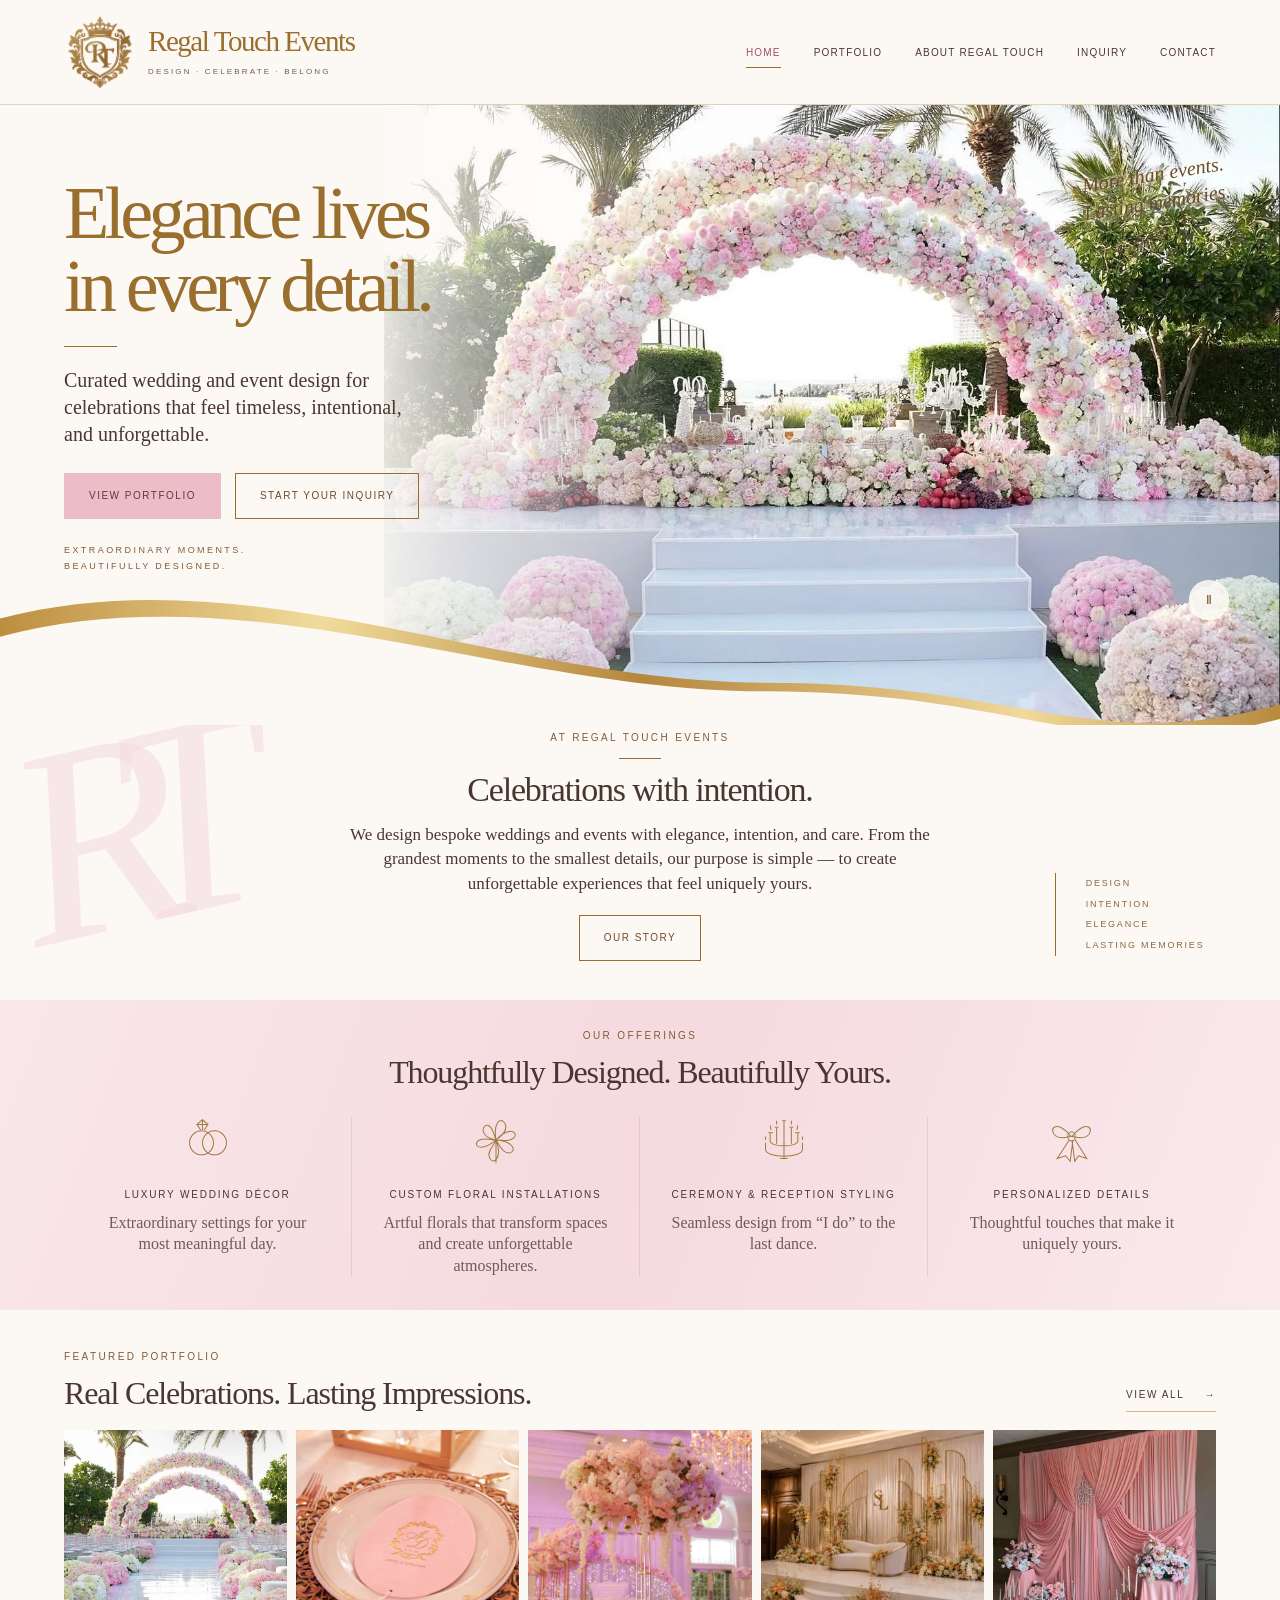
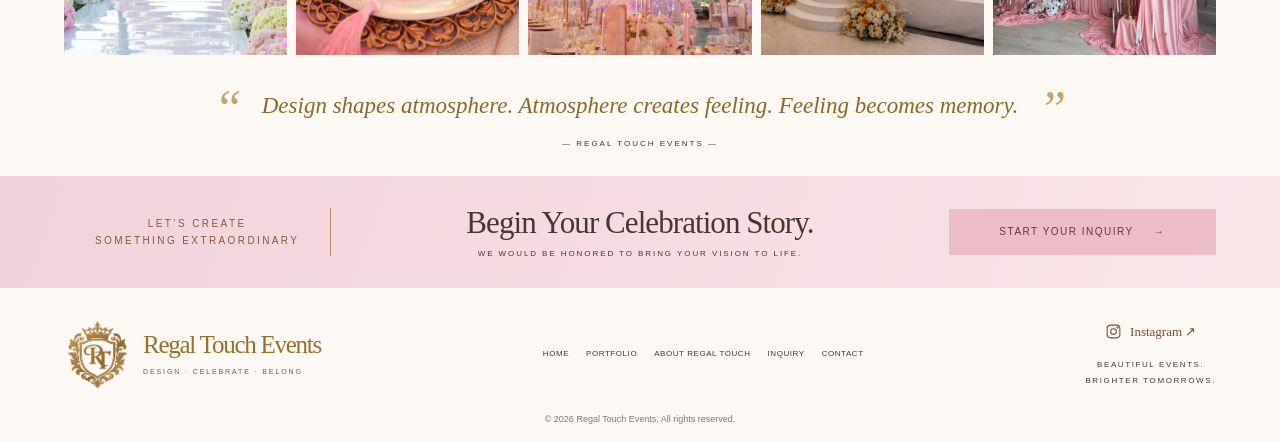
<file: index.html>
<!doctype html>
<html lang="en"><head><meta charset="utf-8"><meta name="viewport" content="width=device-width,initial-scale=1"><meta name="theme-color" content="#f5dadf"><title>Elegance lives in every detail. | Regal Touch Events</title><meta name="description" content="Luxury wedding and event design with romantic florals, beautiful tablescapes and thoughtful details. Explore Regal Touch Events."><meta property="og:title" content="Elegance lives in every detail. | Regal Touch Events"><meta property="og:description" content="Luxury wedding and event design with romantic florals, beautiful tablescapes and thoughtful details. Explore Regal Touch Events."><meta property="og:image" content="assets/double-pink-arch.webp"><link rel="icon" href="assets/favicon.png"><link rel="preload" href="styles.css" as="style"><link rel="stylesheet" href="styles.css"><script src="script.js" defer></script></head><body><a class="skip-link" href="#main">Skip to content</a><header class="site-header"><div class="wrap header-inner"><a class="brand" href="index.html" aria-label="Regal Touch Events home"><span class="crest" aria-hidden="true"></span><span><span class="brand-name">Regal Touch Events</span><span class="brand-tagline">Design · Celebrate · Belong</span></span></a><button class="menu-toggle" type="button" aria-label="Open navigation" aria-expanded="false" aria-controls="navigation"><span></span><span></span></button><nav class="nav" id="navigation" aria-label="Main navigation"><a href="index.html" aria-current="page">Home</a><a href="portfolio.html">Portfolio</a><a href="about.html">About Regal Touch</a><a href="inquiry.html">Inquiry</a><a href="contact.html">Contact</a></nav></div></header><main id="main"><section class="hero" aria-labelledby="hero-title"><div class="hero-picture"><img src="assets/double-pink-arch.webp" alt="Large double pink and white floral arch, the focal point of a romantic garden ceremony" width="1302" height="1311" fetchpriority="high"></div><div class="wrap hero-copy"><h1 id="hero-title"><span>Elegance lives</span><span>in every detail.</span></h1><div class="gold-rule"></div><p class="hero-lead">Curated wedding and event design for celebrations that feel timeless, intentional, and unforgettable.</p><div class="hero-actions"><a class="btn btn-pink" href="portfolio.html">View portfolio</a><a class="btn" href="inquiry.html">Start your inquiry</a></div><p class="eyebrow">Extraordinary moments.<br>Beautifully designed.</p></div><p class="hero-note">More than events.<br>Lasting memories.</p><button class="motion-toggle" type="button" aria-label="Pause hero image animation" aria-pressed="false">Ⅱ</button><svg class="hero-wave" viewBox="0 0 1440 150" preserveAspectRatio="none" aria-hidden="true"><defs><linearGradient id="gold-wave"><stop stop-color="#bd8e3f"/><stop offset=".25" stop-color="#f1db9c"/><stop offset=".5" stop-color="#b5873d"/><stop offset=".8" stop-color="#f2d89b"/><stop offset="1" stop-color="#b78b3e"/></linearGradient></defs><path d="M0 26C280-50 570 100 860 100S1230 185 1440 125V150H0Z" fill="url(#gold-wave)"/><path d="M0 47C280-30 570 110 860 110S1230 198 1440 142V150H0Z" fill="#fcf9f5"/></svg></section><section class="intro"><span class="monogram" aria-hidden="true">RT</span><div class="wrap"><p class="eyebrow">At Regal Touch Events</p><span class="small-rule"></span><h2 class="section-title">Celebrations with intention.</h2><p>We design bespoke weddings and events with elegance, intention, and care. From the grandest moments to the smallest details, our purpose is simple — to create unforgettable experiences that feel uniquely yours.</p><a class="btn" href="about.html">Our story</a><div class="intro-values">Design<br>Intention<br>Elegance<br>Lasting memories</div></div></section><section class="services" id="services"><div class="wrap"><p class="eyebrow">Our offerings</p><h2 class="section-title">Thoughtfully Designed. Beautifully Yours.</h2><div class="service-grid"><article class="service-card"><svg viewBox="0 0 52 52" aria-hidden="true"><circle cx="19" cy="28" r="13"/><circle cx="33" cy="28" r="13"/><path d="m18 14-4-6 6-5 6 5-4 6M14 8h12M20 3v11"/></svg><h3>Luxury wedding décor</h3><p>Extraordinary settings for your most meaningful day.</p></article><article class="service-card"><svg viewBox="0 0 52 52" aria-hidden="true"><path d="M26 25C5 21 12 5 19 10c4 3 5 10 7 15Zm0 0c-3-18 4-25 9-19 5 7-2 14-9 19Zm0 0c15-16 25-8 19-2-4 4-12 2-19 2Zm0 0c22 2 22 14 13 14-7-1-10-10-13-14Zm0 0c8 20-4 28-7 19-3-7 5-13 7-19Zm0 0C7 40 0 29 8 25c7-3 12 0 18 0ZM26 25v25"/></svg><h3>Custom floral installations</h3><p>Artful florals that transform spaces and create unforgettable atmospheres.</p></article><article class="service-card"><svg viewBox="0 0 52 52" aria-hidden="true"><path d="M26 5v34m-15-21v8c0 7 30 7 30 0v-8M18 12v17m16-17v17M6 28v7c0 10 40 10 40 0v-7M22 45h8M26 39v6M9 17h5m24 0h5M16 11h4m12 0h4M24 4h4"/><path d="m11 9 1 5m29-5-1 5M18 4v4m16-4v4M6 21v4m40-4v4"/></svg><h3>Ceremony & reception styling</h3><p>Seamless design from “I do” to the last dance.</p></article><article class="service-card"><svg viewBox="0 0 52 52" aria-hidden="true"><path d="M25 21C9 1-1 14 9 21c5 3 11 1 16 0Zm1 0C42 1 52 14 42 21c-5 3-11 1-16 0Z"/><ellipse cx="25.5" cy="21" rx="4" ry="5"/><path d="M23 25 10 45l9-3 5 6 3-23m2-1 13 21-9-3-4 6-3-23"/></svg><h3>Personalized details</h3><p>Thoughtful touches that make it uniquely yours.</p></article></div></div></section><section class="featured"><div class="wrap"><div class="section-heading"><div><p class="eyebrow">Featured portfolio</p><h2 class="section-title">Real Celebrations. Lasting Impressions.</h2></div><a href="portfolio.html" class="text-link">View all <span aria-hidden="true">→</span></a></div><div class="featured-grid"><button class="photo-card" type="button" data-photo="assets/pink-ceremony-aisle.webp" data-category="Ceremonies" aria-label="Enlarge: Reflective ceremony aisle leading to double pink floral arches"><img src="assets/pink-ceremony-aisle.webp" alt="Reflective ceremony aisle leading to double pink floral arches" loading="lazy" width="700" height="900"><span class="photo-label">Ceremonies <span aria-hidden="true">↗</span></span></button><button class="photo-card" type="button" data-photo="assets/pink-monogram-place-setting.webp" data-category="Personalized details" aria-label="Enlarge: Pink monogram place setting with a gold charger and tassel"><img src="assets/pink-monogram-place-setting.webp" alt="Pink monogram place setting with a gold charger and tassel" loading="lazy" width="700" height="900"><span class="photo-label">Personalized details <span aria-hidden="true">↗</span></span></button><button class="photo-card" type="button" data-photo="assets/blush-floral-centerpiece.webp" data-category="Floral installations" aria-label="Enlarge: Tall blush floral centerpiece with candlelit reception styling"><img src="assets/blush-floral-centerpiece.webp" alt="Tall blush floral centerpiece with candlelit reception styling" loading="lazy" width="700" height="900"><span class="photo-label">Floral installations <span aria-hidden="true">↗</span></span></button><button class="photo-card" type="button" data-photo="assets/ivory-gold-stage.webp" data-category="Receptions" aria-label="Enlarge: Ivory and gold stage with floral arrangements and white seating"><img src="assets/ivory-gold-stage.webp" alt="Ivory and gold stage with floral arrangements and white seating" loading="lazy" width="700" height="900"><span class="photo-label">Receptions <span aria-hidden="true">↗</span></span></button><button class="photo-card" type="button" data-photo="assets/pink-draped-backdrop.webp" data-category="Receptions" aria-label="Enlarge: Pink draped event backdrop with floral accents"><img src="assets/pink-draped-backdrop.webp" alt="Pink draped event backdrop with floral accents" loading="lazy" width="700" height="900"><span class="photo-label">Receptions <span aria-hidden="true">↗</span></span></button></div></div><blockquote class="brand-quote">Design shapes atmosphere. Atmosphere creates feeling. Feeling becomes memory.</blockquote><p class="quote-credit">— Regal Touch Events —</p></section><section class="celebration-cta" aria-label="Begin your celebration"><div class="wrap cta-inner"><p class="eyebrow">Let’s create<br>something extraordinary</p><div><p class="cta-title">Begin Your Celebration Story.</p><p class="cta-sub">We would be honored to bring your vision to life.</p></div><a class="btn btn-pink" href="inquiry.html">Start your inquiry <span aria-hidden="true">→</span></a></div></section></main><footer class="footer"><div class="wrap"><div class="footer-main"><a class="brand" href="index.html" aria-label="Regal Touch Events home"><span class="crest" aria-hidden="true"></span><span><span class="brand-name">Regal Touch Events</span><span class="brand-tagline">Design · Celebrate · Belong</span></span></a><nav class="footer-nav" aria-label="Footer navigation"><a href="index.html">Home</a><a href="portfolio.html">Portfolio</a><a href="about.html">About Regal Touch</a><a href="inquiry.html">Inquiry</a><a href="contact.html">Contact</a></nav><div class="footer-social"><a href="https://www.instagram.com/regaltouchevent/" target="_blank" rel="noopener noreferrer"><svg viewBox="0 0 24 24" aria-hidden="true"><rect x="3" y="3" width="18" height="18" rx="5"/><circle cx="12" cy="12" r="4"/><circle cx="17.5" cy="6.5" r=".7"/></svg>Instagram ↗</a><p>Beautiful events.<br>Brighter tomorrows.</p></div></div><p class="copyright">© <span data-year>2026</span> Regal Touch Events. All rights reserved.</p></div></footer><dialog class="lightbox" aria-labelledby="lightbox-caption"><div class="lightbox-top"><p id="lightbox-count"></p><button type="button" class="lightbox-close" aria-label="Close photo">×</button></div><img id="lightbox-image" src="assets/double-pink-arch.webp" alt=""><div class="lightbox-bottom"><button type="button" class="gallery-arrow previous" aria-label="Previous photo">←</button><p id="lightbox-caption" class="lightbox-caption"></p><button type="button" class="gallery-arrow next" aria-label="Next photo">→</button></div><p class="lightbox-help">Use the arrow keys to browse. Press Escape to close.</p></dialog></body></html>
</file>
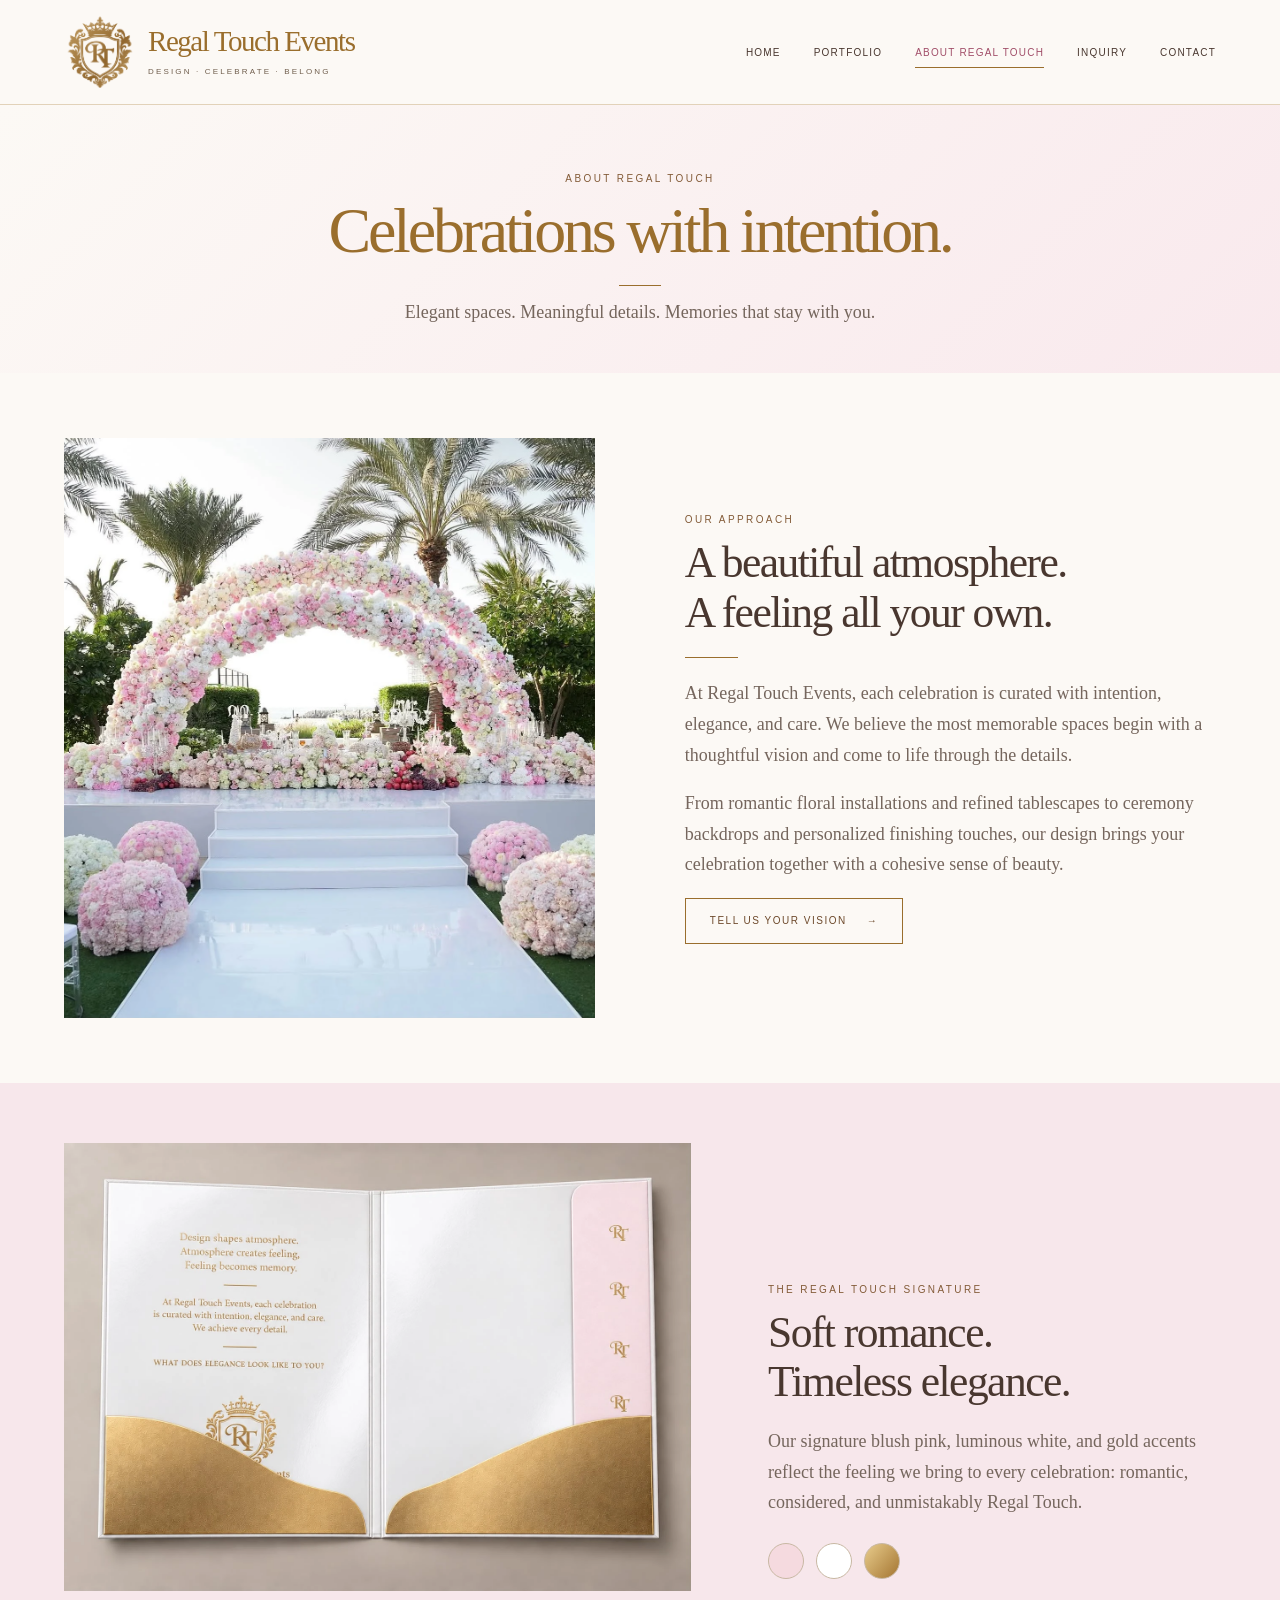
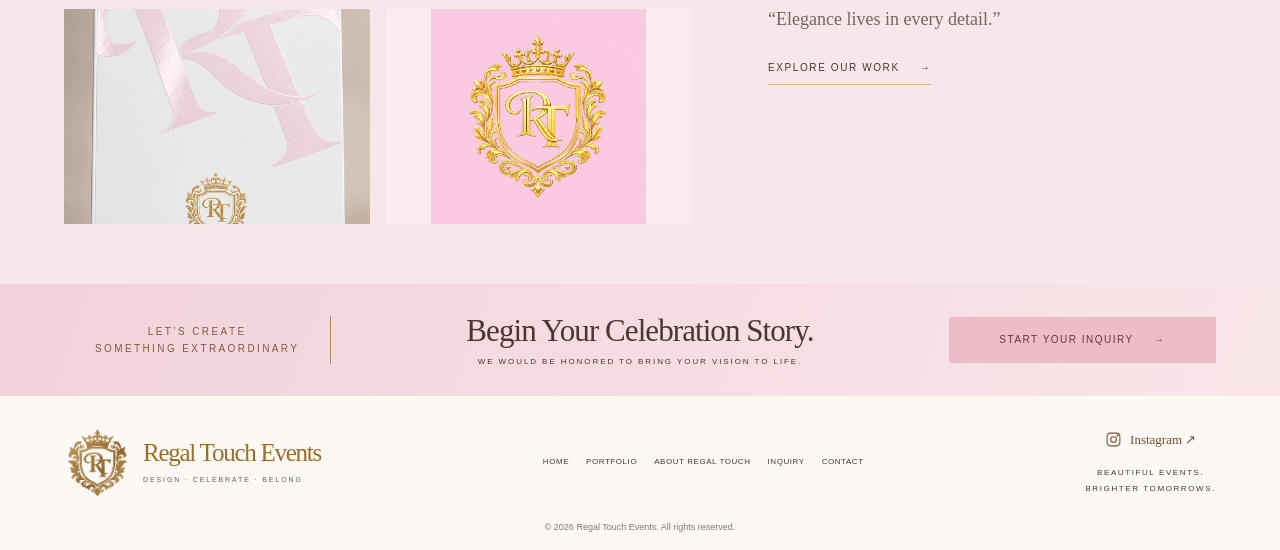
<file: about.html>
<!doctype html>
<html lang="en"><head><meta charset="utf-8"><meta name="viewport" content="width=device-width,initial-scale=1"><meta name="theme-color" content="#f5dadf"><title>About Regal Touch | Regal Touch Events</title><meta name="description" content="Discover the romantic aesthetic and thoughtful design approach behind Regal Touch Events."><meta property="og:title" content="About Regal Touch | Regal Touch Events"><meta property="og:description" content="Discover the romantic aesthetic and thoughtful design approach behind Regal Touch Events."><meta property="og:image" content="assets/double-pink-arch.webp"><link rel="icon" href="assets/favicon.png"><link rel="preload" href="styles.css" as="style"><link rel="stylesheet" href="styles.css"><script src="script.js" defer></script></head><body><a class="skip-link" href="#main">Skip to content</a><header class="site-header"><div class="wrap header-inner"><a class="brand" href="index.html" aria-label="Regal Touch Events home"><span class="crest" aria-hidden="true"></span><span><span class="brand-name">Regal Touch Events</span><span class="brand-tagline">Design · Celebrate · Belong</span></span></a><button class="menu-toggle" type="button" aria-label="Open navigation" aria-expanded="false" aria-controls="navigation"><span></span><span></span></button><nav class="nav" id="navigation" aria-label="Main navigation"><a href="index.html">Home</a><a href="portfolio.html">Portfolio</a><a href="about.html" aria-current="page">About Regal Touch</a><a href="inquiry.html">Inquiry</a><a href="contact.html">Contact</a></nav></div></header><main id="main"><section class="page-intro"><p class="eyebrow">About Regal Touch</p><h1>Celebrations with intention.</h1><span class="small-rule"></span><p>Elegant spaces. Meaningful details. Memories that stay with you.</p></section><section class="wrap about-story"><img src="assets/pink-arch-detail.webp" alt="A double pink floral arch with white ceremony steps" width="1302" height="1311" loading="lazy"><div><p class="eyebrow">Our approach</p><h2 class="section-title">A beautiful atmosphere.<br>A feeling all your own.</h2><div class="gold-rule"></div><p class="body-copy">At Regal Touch Events, each celebration is curated with intention, elegance, and care. We believe the most memorable spaces begin with a thoughtful vision and come to life through the details.</p><p class="body-copy">From romantic floral installations and refined tablescapes to ceremony backdrops and personalized finishing touches, our design brings your celebration together with a cohesive sense of beauty.</p><a class="btn" href="inquiry.html">Tell us your vision <span aria-hidden="true">→</span></a></div></section><section class="brand-story"><div class="wrap brand-story-grid"><div><img class="brand-folder" src="assets/brand-folder.webp" alt="Regal Touch Events business folder with gold wave details, white paper and pink branding" loading="lazy" width="1484" height="1060"><div class="brand-pair"><img src="assets/brand-monogram.webp" alt="Regal Touch Events pink RT monogram and gold crest on white branding" loading="lazy"><img src="assets/brand-logo.webp" alt="Regal Touch Events official gold crest on a pink background" loading="lazy"></div></div><div><p class="eyebrow">The Regal Touch signature</p><h2 class="section-title">Soft romance.<br>Timeless elegance.</h2><p class="body-copy">Our signature blush pink, luminous white, and gold accents reflect the feeling we bring to every celebration: romantic, considered, and unmistakably Regal Touch.</p><div class="swatches" aria-label="Blush pink, white and gold palette"><span style="background:var(--pink)"></span><span style="background:#fff"></span><span style="background:linear-gradient(130deg,#e8cc8c,#a47531)"></span></div><p class="body-copy">“Elegance lives in every detail.”</p><a class="text-link" href="portfolio.html">Explore our work <span aria-hidden="true">→</span></a></div></div></section><section class="celebration-cta" aria-label="Begin your celebration"><div class="wrap cta-inner"><p class="eyebrow">Let’s create<br>something extraordinary</p><div><p class="cta-title">Begin Your Celebration Story.</p><p class="cta-sub">We would be honored to bring your vision to life.</p></div><a class="btn btn-pink" href="inquiry.html">Start your inquiry <span aria-hidden="true">→</span></a></div></section></main><footer class="footer"><div class="wrap"><div class="footer-main"><a class="brand" href="index.html" aria-label="Regal Touch Events home"><span class="crest" aria-hidden="true"></span><span><span class="brand-name">Regal Touch Events</span><span class="brand-tagline">Design · Celebrate · Belong</span></span></a><nav class="footer-nav" aria-label="Footer navigation"><a href="index.html">Home</a><a href="portfolio.html">Portfolio</a><a href="about.html">About Regal Touch</a><a href="inquiry.html">Inquiry</a><a href="contact.html">Contact</a></nav><div class="footer-social"><a href="https://www.instagram.com/regaltouchevent/" target="_blank" rel="noopener noreferrer"><svg viewBox="0 0 24 24" aria-hidden="true"><rect x="3" y="3" width="18" height="18" rx="5"/><circle cx="12" cy="12" r="4"/><circle cx="17.5" cy="6.5" r=".7"/></svg>Instagram ↗</a><p>Beautiful events.<br>Brighter tomorrows.</p></div></div><p class="copyright">© <span data-year>2026</span> Regal Touch Events. All rights reserved.</p></div></footer><dialog class="lightbox" aria-labelledby="lightbox-caption"><div class="lightbox-top"><p id="lightbox-count"></p><button type="button" class="lightbox-close" aria-label="Close photo">×</button></div><img id="lightbox-image" src="assets/double-pink-arch.webp" alt=""><div class="lightbox-bottom"><button type="button" class="gallery-arrow previous" aria-label="Previous photo">←</button><p id="lightbox-caption" class="lightbox-caption"></p><button type="button" class="gallery-arrow next" aria-label="Next photo">→</button></div><p class="lightbox-help">Use the arrow keys to browse. Press Escape to close.</p></dialog></body></html>
</file>
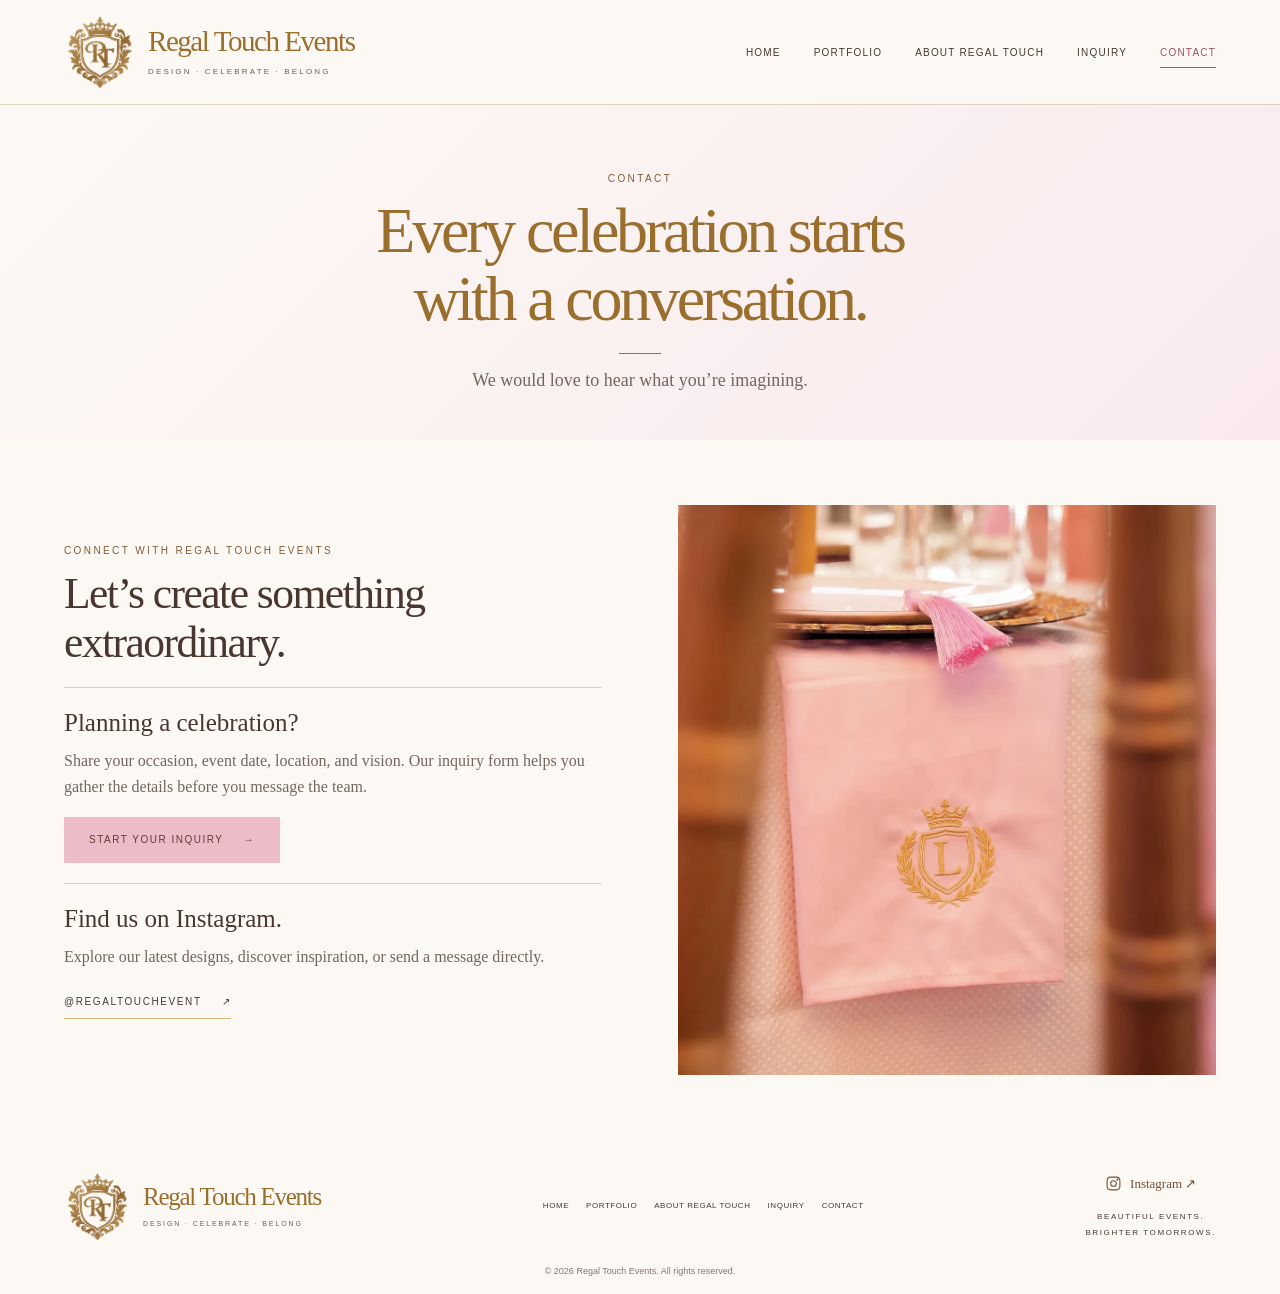
<file: contact.html>
<!doctype html>
<html lang="en"><head><meta charset="utf-8"><meta name="viewport" content="width=device-width,initial-scale=1"><meta name="theme-color" content="#f5dadf"><title>Contact | Regal Touch Events</title><meta name="description" content="Connect with Regal Touch Events on Instagram or begin an event design inquiry."><meta property="og:title" content="Contact | Regal Touch Events"><meta property="og:description" content="Connect with Regal Touch Events on Instagram or begin an event design inquiry."><meta property="og:image" content="assets/double-pink-arch.webp"><link rel="icon" href="assets/favicon.png"><link rel="preload" href="styles.css" as="style"><link rel="stylesheet" href="styles.css"><script src="script.js" defer></script></head><body><a class="skip-link" href="#main">Skip to content</a><header class="site-header"><div class="wrap header-inner"><a class="brand" href="index.html" aria-label="Regal Touch Events home"><span class="crest" aria-hidden="true"></span><span><span class="brand-name">Regal Touch Events</span><span class="brand-tagline">Design · Celebrate · Belong</span></span></a><button class="menu-toggle" type="button" aria-label="Open navigation" aria-expanded="false" aria-controls="navigation"><span></span><span></span></button><nav class="nav" id="navigation" aria-label="Main navigation"><a href="index.html">Home</a><a href="portfolio.html">Portfolio</a><a href="about.html">About Regal Touch</a><a href="inquiry.html">Inquiry</a><a href="contact.html" aria-current="page">Contact</a></nav></div></header><main id="main"><section class="page-intro"><p class="eyebrow">Contact</p><h1>Every celebration starts<br>with a conversation.</h1><span class="small-rule"></span><p>We would love to hear what you’re imagining.</p></section><section class="wrap contact-layout"><div><p class="eyebrow">Connect with Regal Touch Events</p><h2 class="section-title">Let’s create something extraordinary.</h2><div class="contact-box"><h2>Planning a celebration?</h2><p>Share your occasion, event date, location, and vision. Our inquiry form helps you gather the details before you message the team.</p><a class="btn btn-pink" href="inquiry.html">Start your inquiry <span aria-hidden="true">→</span></a></div><div class="contact-box"><h2>Find us on Instagram.</h2><p>Explore our latest designs, discover inspiration, or send a message directly.</p><a class="text-link" href="https://www.instagram.com/regaltouchevent/" target="_blank" rel="noopener noreferrer">@regaltouchevent <span aria-hidden="true">↗</span></a></div></div><img src="assets/pink-personalized-chair.webp" alt="Regal Touch personalized pink and gold detail at a romantic reception" loading="lazy" width="1320" height="1975"></section></main><footer class="footer"><div class="wrap"><div class="footer-main"><a class="brand" href="index.html" aria-label="Regal Touch Events home"><span class="crest" aria-hidden="true"></span><span><span class="brand-name">Regal Touch Events</span><span class="brand-tagline">Design · Celebrate · Belong</span></span></a><nav class="footer-nav" aria-label="Footer navigation"><a href="index.html">Home</a><a href="portfolio.html">Portfolio</a><a href="about.html">About Regal Touch</a><a href="inquiry.html">Inquiry</a><a href="contact.html">Contact</a></nav><div class="footer-social"><a href="https://www.instagram.com/regaltouchevent/" target="_blank" rel="noopener noreferrer"><svg viewBox="0 0 24 24" aria-hidden="true"><rect x="3" y="3" width="18" height="18" rx="5"/><circle cx="12" cy="12" r="4"/><circle cx="17.5" cy="6.5" r=".7"/></svg>Instagram ↗</a><p>Beautiful events.<br>Brighter tomorrows.</p></div></div><p class="copyright">© <span data-year>2026</span> Regal Touch Events. All rights reserved.</p></div></footer><dialog class="lightbox" aria-labelledby="lightbox-caption"><div class="lightbox-top"><p id="lightbox-count"></p><button type="button" class="lightbox-close" aria-label="Close photo">×</button></div><img id="lightbox-image" src="assets/double-pink-arch.webp" alt=""><div class="lightbox-bottom"><button type="button" class="gallery-arrow previous" aria-label="Previous photo">←</button><p id="lightbox-caption" class="lightbox-caption"></p><button type="button" class="gallery-arrow next" aria-label="Next photo">→</button></div><p class="lightbox-help">Use the arrow keys to browse. Press Escape to close.</p></dialog></body></html>
</file>
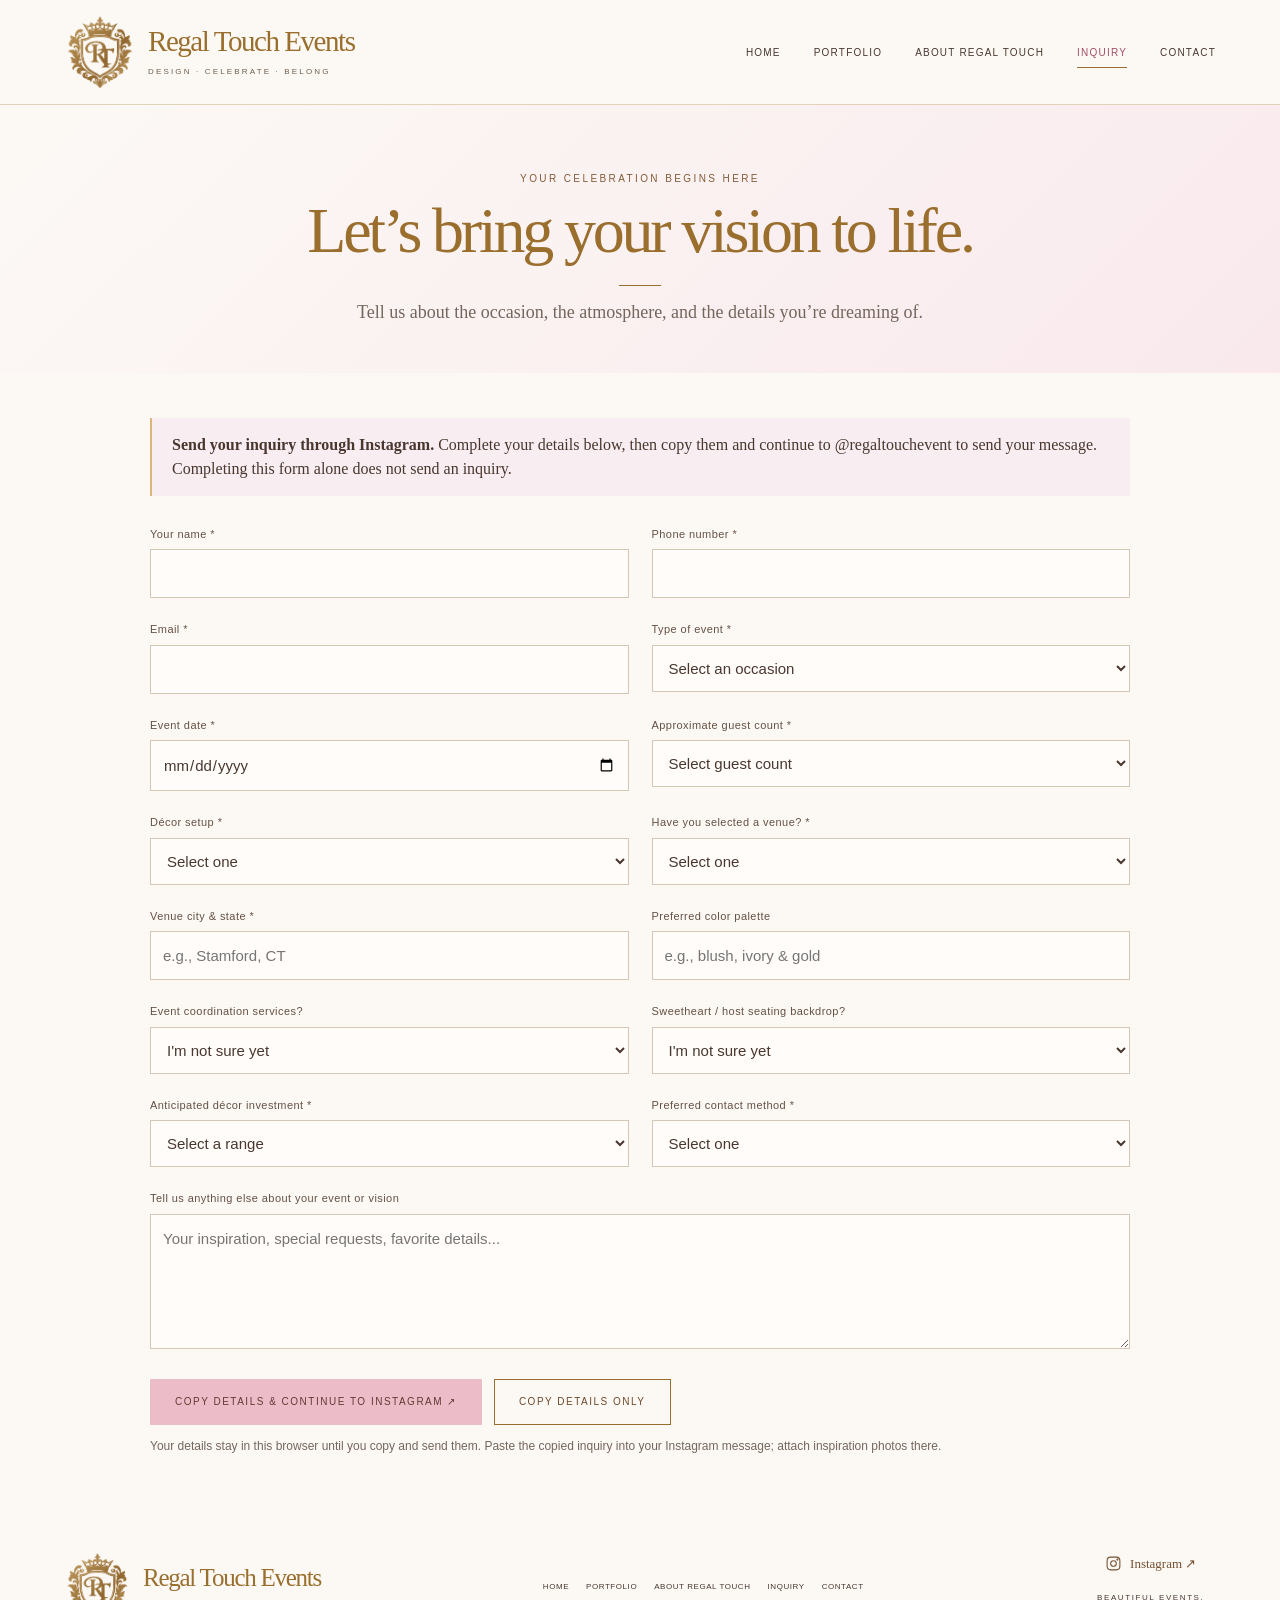
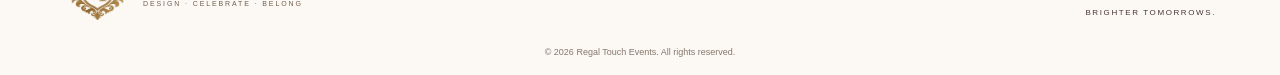
<file: inquiry.html>
<!doctype html>
<html lang="en"><head><meta charset="utf-8"><meta name="viewport" content="width=device-width,initial-scale=1"><meta name="theme-color" content="#f5dadf"><title>Start Your Inquiry | Regal Touch Events</title><meta name="description" content="Share your event date, venue, guest count and design vision with Regal Touch Events through Instagram."><meta property="og:title" content="Start Your Inquiry | Regal Touch Events"><meta property="og:description" content="Share your event date, venue, guest count and design vision with Regal Touch Events through Instagram."><meta property="og:image" content="assets/double-pink-arch.webp"><link rel="icon" href="assets/favicon.png"><link rel="preload" href="styles.css" as="style"><link rel="stylesheet" href="styles.css"><script src="script.js" defer></script></head><body><a class="skip-link" href="#main">Skip to content</a><header class="site-header"><div class="wrap header-inner"><a class="brand" href="index.html" aria-label="Regal Touch Events home"><span class="crest" aria-hidden="true"></span><span><span class="brand-name">Regal Touch Events</span><span class="brand-tagline">Design · Celebrate · Belong</span></span></a><button class="menu-toggle" type="button" aria-label="Open navigation" aria-expanded="false" aria-controls="navigation"><span></span><span></span></button><nav class="nav" id="navigation" aria-label="Main navigation"><a href="index.html">Home</a><a href="portfolio.html">Portfolio</a><a href="about.html">About Regal Touch</a><a href="inquiry.html" aria-current="page">Inquiry</a><a href="contact.html">Contact</a></nav></div></header><main id="main"><section class="page-intro"><p class="eyebrow">Your celebration begins here</p><h1>Let’s bring your vision to life.</h1><span class="small-rule"></span><p>Tell us about the occasion, the atmosphere, and the details you’re dreaming of.</p></section><section class="inquiry-layout" aria-label="Event inquiry form"><div class="inquiry-note"><strong>Send your inquiry through Instagram.</strong> Complete your details below, then copy them and continue to <a href="https://www.instagram.com/regaltouchevent/" target="_blank" rel="noopener noreferrer">@regaltouchevent</a> to send your message. Completing this form alone does not send an inquiry.</div><form id="eventForm"><div class="fields"><div class="field"><label for="client">Your name *</label><input id="client" name="Name" required autocomplete="name"></div><div class="field"><label for="phone">Phone number *</label><input id="phone" name="Phone" type="tel" required autocomplete="tel"></div><div class="field"><label for="email">Email *</label><input id="email" name="Email" type="email" required autocomplete="email"></div><div class="field"><label for="eventType">Type of event *</label><select id="eventType" name="Event type" required><option value="">Select an occasion</option><option>Wedding</option><option>Birthday / Milestone Celebration</option><option>Muslim Wedding / Nikah</option><option>Sweet 16 / Quinceañera</option><option>Baby Shower</option><option>South Asian Wedding — Hindu / Sikh</option><option>Corporate Event / Gala</option><option>Bar / Bat Mitzvah</option><option>Other</option></select></div><div class="field"><label for="date">Event date *</label><input id="date" name="Event date" type="date" required></div><div class="field"><label for="guests">Approximate guest count *</label><select id="guests" name="Guest count" required><option value="">Select guest count</option><option>Under 50</option><option>50–100</option><option>101–150</option><option>151–250</option><option>251–400</option><option>400+</option><option>Not sure yet</option></select></div><div class="field"><label for="setup">Décor setup *</label><select id="setup" name="Decor setup" required><option value="">Select one</option><option>Full Event Setup</option><option>Partial Event Setup</option><option>I'm Not Sure Yet</option></select></div><div class="field"><label for="venue">Have you selected a venue? *</label><select id="venue" name="Venue selected" required><option value="">Select one</option><option>Yes</option><option>No</option><option>Currently considering venues</option></select></div><div class="field"><label for="location">Venue city & state *</label><input id="location" name="Venue city and state" required placeholder="e.g., Stamford, CT"></div><div class="field"><label for="colors">Preferred color palette</label><input id="colors" name="Color palette" placeholder="e.g., blush, ivory & gold"></div><div class="field"><label for="coordination">Event coordination services?</label><select id="coordination" name="Coordination"><option>I'm not sure yet</option><option>Yes</option><option>No</option><option>I already have a coordinator</option></select></div><div class="field"><label for="backdrop">Sweetheart / host seating backdrop?</label><select id="backdrop" name="Backdrop"><option>I'm not sure yet</option><option>Yes</option><option>No</option><option>Not applicable to my event</option></select></div><div class="field"><label for="budget">Anticipated décor investment *</label><select id="budget" name="Decor budget" required><option value="">Select a range</option><option>Under $2,500</option><option>$2,500–$5,000</option><option>$5,000–$10,000</option><option>$10,000–$20,000</option><option>$20,000+</option><option>Prefer to discuss</option></select></div><div class="field"><label for="contactMethod">Preferred contact method *</label><select id="contactMethod" name="Preferred contact" required><option value="">Select one</option><option>Phone Call</option><option>Text Message</option><option>Email</option></select></div><div class="field full"><label for="vision">Tell us anything else about your event or vision</label><textarea id="vision" name="Event vision" placeholder="Your inspiration, special requests, favorite details..."></textarea></div></div><div class="form-actions"><button class="btn btn-pink" type="submit">Copy Details & Continue to Instagram ↗</button><button class="btn btn-outline" type="button" data-copy-inquiry>Copy Details Only</button></div><p class="fine">Your details stay in this browser until you copy and send them. Paste the copied inquiry into your Instagram message; attach inspiration photos there.</p><p class="toast" id="toast" role="status"></p></form></section></main><footer class="footer"><div class="wrap"><div class="footer-main"><a class="brand" href="index.html" aria-label="Regal Touch Events home"><span class="crest" aria-hidden="true"></span><span><span class="brand-name">Regal Touch Events</span><span class="brand-tagline">Design · Celebrate · Belong</span></span></a><nav class="footer-nav" aria-label="Footer navigation"><a href="index.html">Home</a><a href="portfolio.html">Portfolio</a><a href="about.html">About Regal Touch</a><a href="inquiry.html">Inquiry</a><a href="contact.html">Contact</a></nav><div class="footer-social"><a href="https://www.instagram.com/regaltouchevent/" target="_blank" rel="noopener noreferrer"><svg viewBox="0 0 24 24" aria-hidden="true"><rect x="3" y="3" width="18" height="18" rx="5"/><circle cx="12" cy="12" r="4"/><circle cx="17.5" cy="6.5" r=".7"/></svg>Instagram ↗</a><p>Beautiful events.<br>Brighter tomorrows.</p></div></div><p class="copyright">© <span data-year>2026</span> Regal Touch Events. All rights reserved.</p></div></footer><dialog class="lightbox" aria-labelledby="lightbox-caption"><div class="lightbox-top"><p id="lightbox-count"></p><button type="button" class="lightbox-close" aria-label="Close photo">×</button></div><img id="lightbox-image" src="assets/double-pink-arch.webp" alt=""><div class="lightbox-bottom"><button type="button" class="gallery-arrow previous" aria-label="Previous photo">←</button><p id="lightbox-caption" class="lightbox-caption"></p><button type="button" class="gallery-arrow next" aria-label="Next photo">→</button></div><p class="lightbox-help">Use the arrow keys to browse. Press Escape to close.</p></dialog></body></html>
</file>
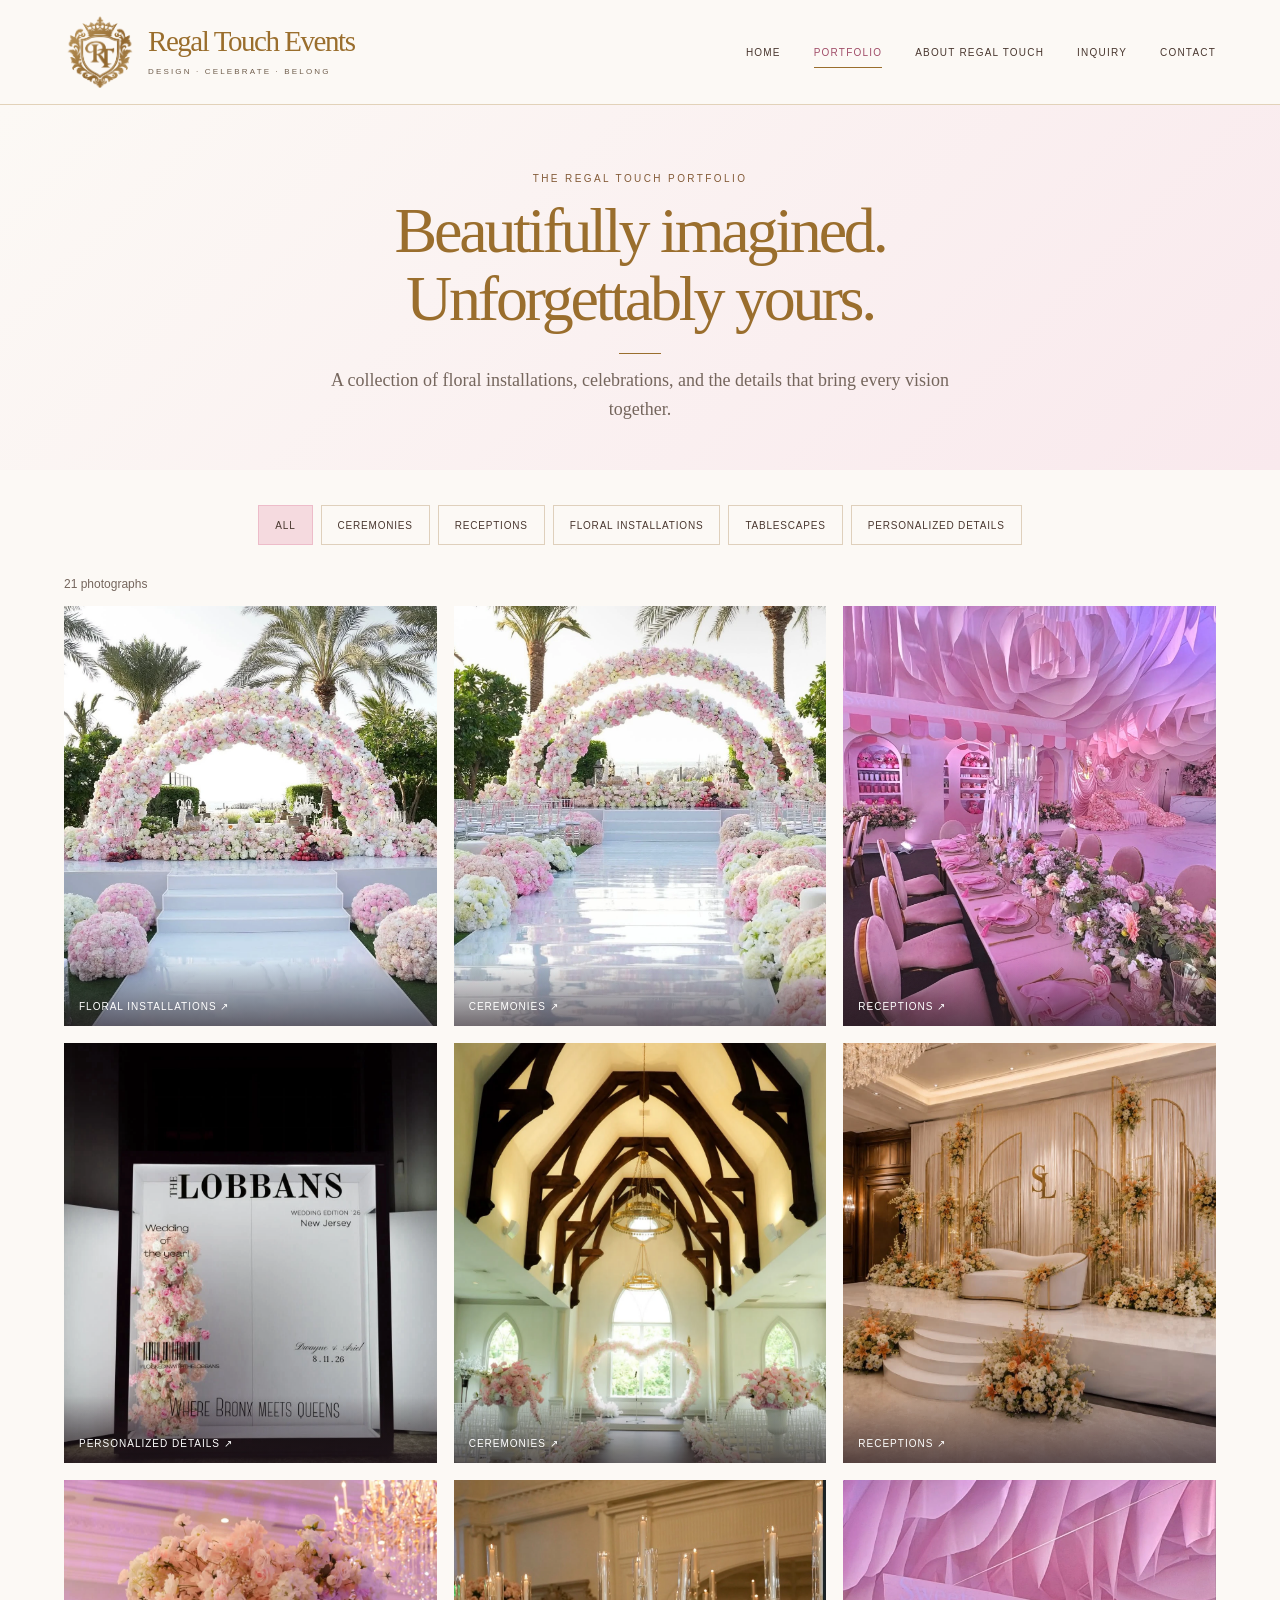
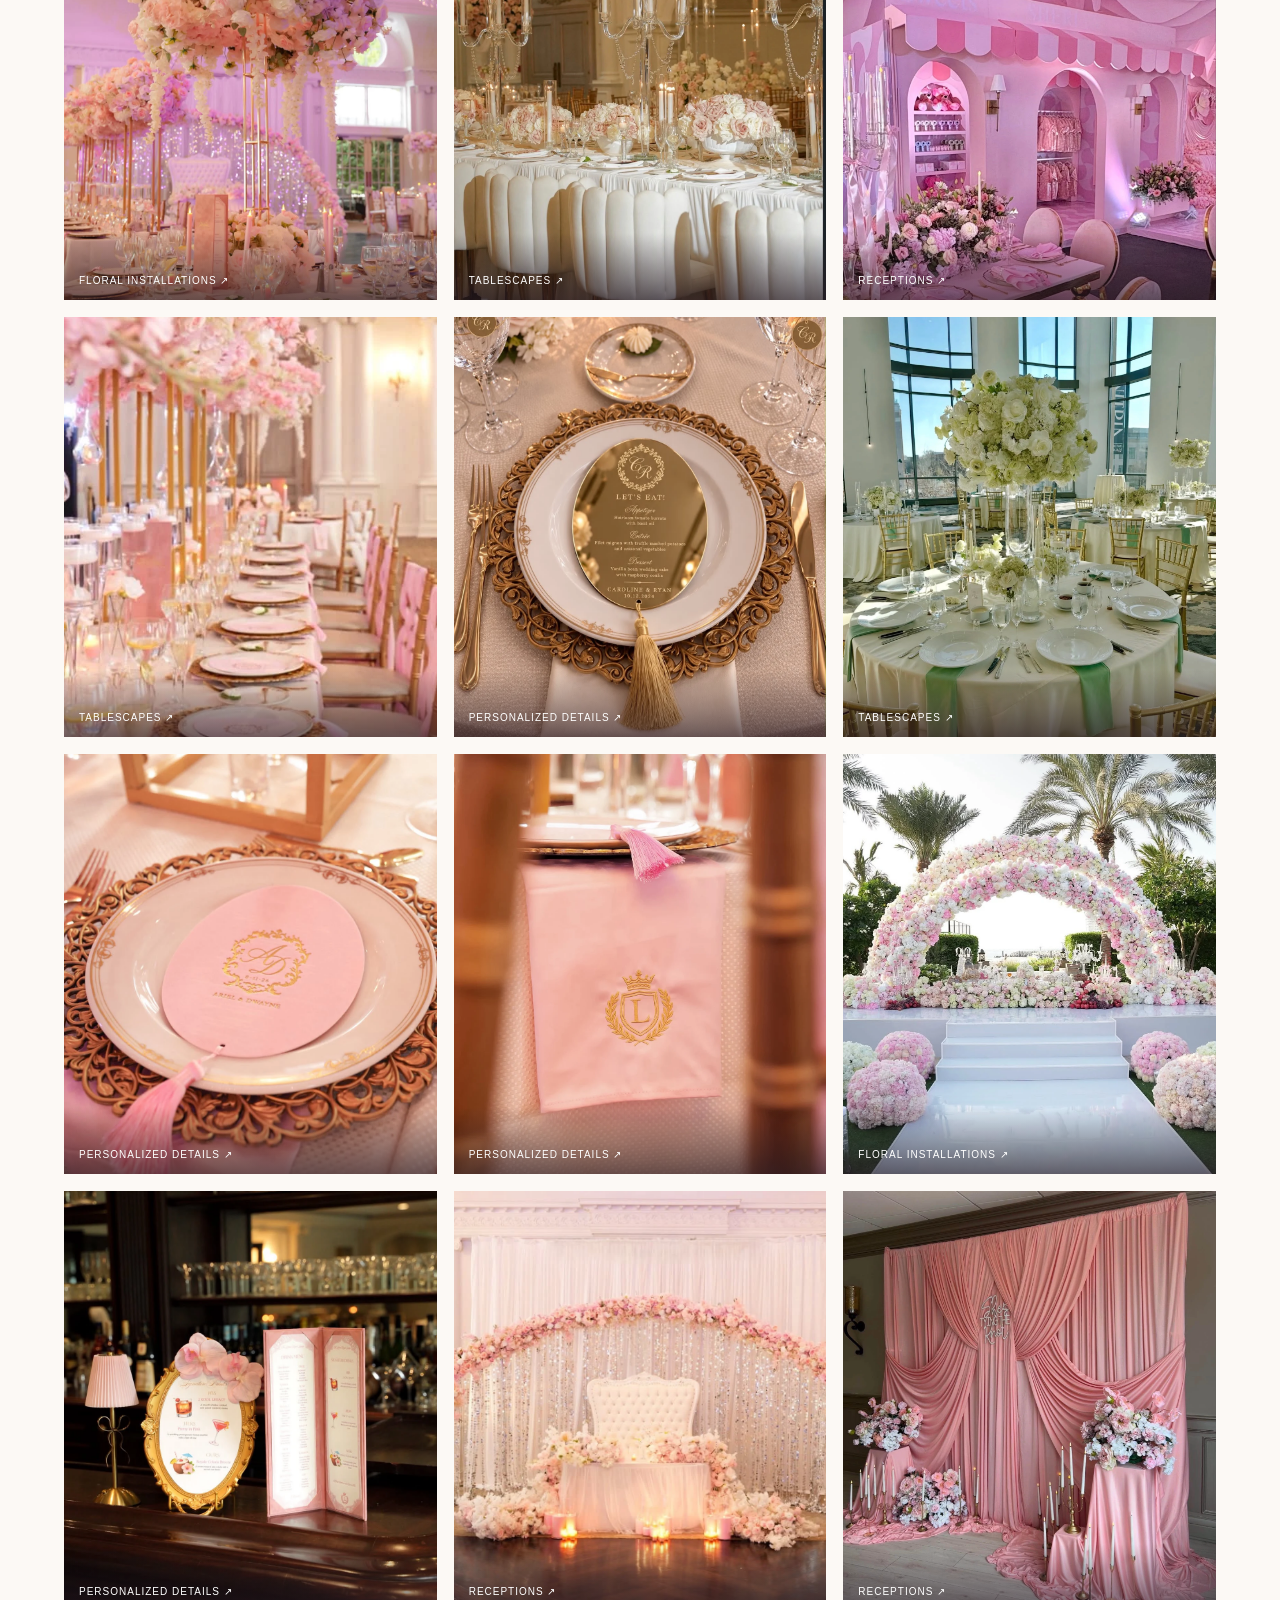
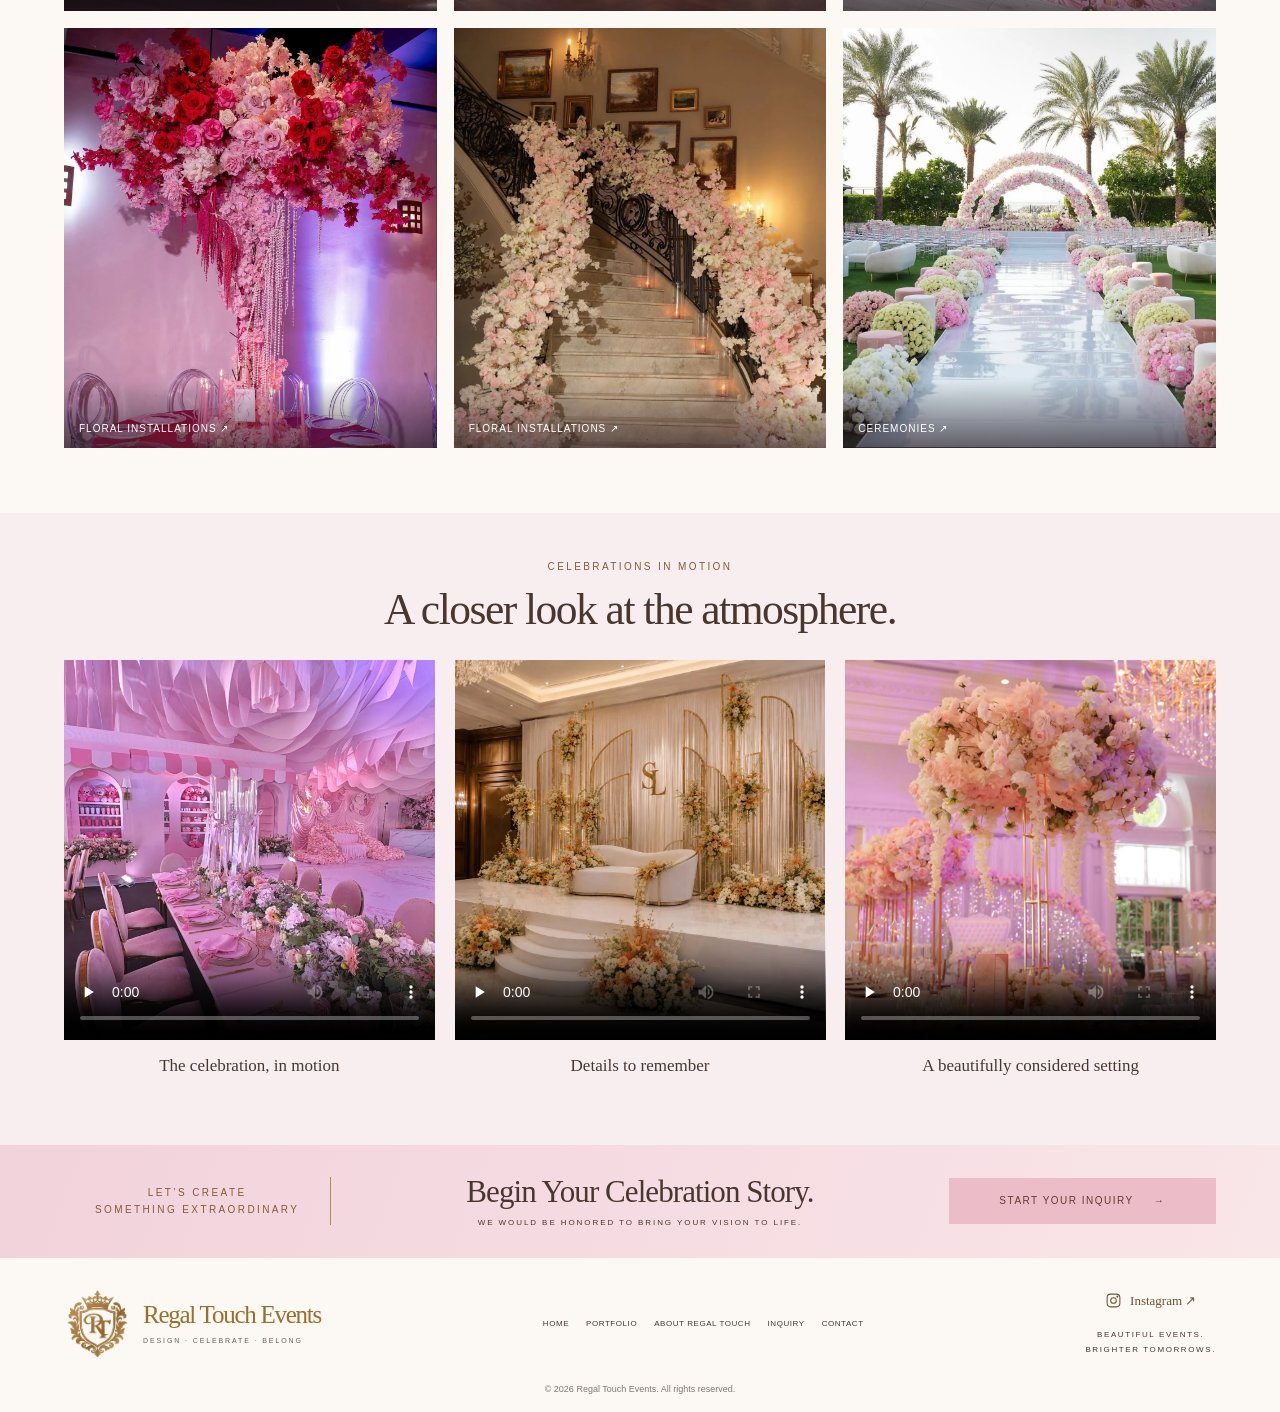
<file: portfolio.html>
<!doctype html>
<html lang="en"><head><meta charset="utf-8"><meta name="viewport" content="width=device-width,initial-scale=1"><meta name="theme-color" content="#f5dadf"><title>Portfolio | Regal Touch Events</title><meta name="description" content="Explore Regal Touch Events’ supplied event photography: romantic ceremonies, receptions, floral installations and personalized details."><meta property="og:title" content="Portfolio | Regal Touch Events"><meta property="og:description" content="Explore Regal Touch Events’ supplied event photography: romantic ceremonies, receptions, floral installations and personalized details."><meta property="og:image" content="assets/double-pink-arch.webp"><link rel="icon" href="assets/favicon.png"><link rel="preload" href="styles.css" as="style"><link rel="stylesheet" href="styles.css"><script src="script.js" defer></script></head><body><a class="skip-link" href="#main">Skip to content</a><header class="site-header"><div class="wrap header-inner"><a class="brand" href="index.html" aria-label="Regal Touch Events home"><span class="crest" aria-hidden="true"></span><span><span class="brand-name">Regal Touch Events</span><span class="brand-tagline">Design · Celebrate · Belong</span></span></a><button class="menu-toggle" type="button" aria-label="Open navigation" aria-expanded="false" aria-controls="navigation"><span></span><span></span></button><nav class="nav" id="navigation" aria-label="Main navigation"><a href="index.html">Home</a><a href="portfolio.html" aria-current="page">Portfolio</a><a href="about.html">About Regal Touch</a><a href="inquiry.html">Inquiry</a><a href="contact.html">Contact</a></nav></div></header><main id="main"><section class="page-intro"><p class="eyebrow">The Regal Touch portfolio</p><h1>Beautifully imagined.<br>Unforgettably yours.</h1><span class="small-rule"></span><p>A collection of floral installations, celebrations, and the details that bring every vision together.</p></section><section class="portfolio-section"><div class="wrap"><div class="filters" role="group" aria-label="Filter portfolio"><button type="button" class="filter" data-filter="All" aria-pressed="true">All</button><button type="button" class="filter" data-filter="Ceremonies" aria-pressed="false">Ceremonies</button><button type="button" class="filter" data-filter="Receptions" aria-pressed="false">Receptions</button><button type="button" class="filter" data-filter="Floral installations" aria-pressed="false">Floral installations</button><button type="button" class="filter" data-filter="Tablescapes" aria-pressed="false">Tablescapes</button><button type="button" class="filter" data-filter="Personalized details" aria-pressed="false">Personalized details</button></div><p class="fine" id="gallery-status" aria-live="polite">21 photographs</p><div class="gallery-grid"><button class="photo-card" type="button" data-photo="assets/double-pink-arch.webp" data-category="Floral installations" aria-label="Enlarge: Double pink floral arch with white steps and lush floral arrangements"><img src="assets/double-pink-arch.webp" alt="Double pink floral arch with white steps and lush floral arrangements" loading="lazy" width="700" height="900"><span class="photo-label">Floral installations <span aria-hidden="true">↗</span></span></button><button class="photo-card" type="button" data-photo="assets/pink-ceremony-aisle.webp" data-category="Ceremonies" aria-label="Enlarge: Reflective ceremony aisle leading to double pink floral arches"><img src="assets/pink-ceremony-aisle.webp" alt="Reflective ceremony aisle leading to double pink floral arches" loading="lazy" width="700" height="900"><span class="photo-label">Ceremonies <span aria-hidden="true">↗</span></span></button><button class="photo-card" type="button" data-photo="assets/pink-draped-reception.webp" data-category="Receptions" aria-label="Enlarge: Pink draped reception with gold chairs and floral centerpieces"><img src="assets/pink-draped-reception.webp" alt="Pink draped reception with gold chairs and floral centerpieces" loading="lazy" width="700" height="900"><span class="photo-label">Receptions <span aria-hidden="true">↗</span></span></button><button class="photo-card" type="button" data-photo="assets/event-welcome-sign.webp" data-category="Personalized details" aria-label="Enlarge: Floral event welcome sign at the entrance"><img src="assets/event-welcome-sign.webp" alt="Floral event welcome sign at the entrance" loading="lazy" width="700" height="900"><span class="photo-label">Personalized details <span aria-hidden="true">↗</span></span></button><button class="photo-card" type="button" data-photo="assets/chapel-ceremony.webp" data-category="Ceremonies" aria-label="Enlarge: Chapel ceremony with floral arrangements along the aisle"><img src="assets/chapel-ceremony.webp" alt="Chapel ceremony with floral arrangements along the aisle" loading="lazy" width="700" height="900"><span class="photo-label">Ceremonies <span aria-hidden="true">↗</span></span></button><button class="photo-card" type="button" data-photo="assets/ivory-gold-stage.webp" data-category="Receptions" aria-label="Enlarge: Ivory and gold stage with floral arrangements and white seating"><img src="assets/ivory-gold-stage.webp" alt="Ivory and gold stage with floral arrangements and white seating" loading="lazy" width="700" height="900"><span class="photo-label">Receptions <span aria-hidden="true">↗</span></span></button><button class="photo-card" type="button" data-photo="assets/blush-floral-centerpiece.webp" data-category="Floral installations" aria-label="Enlarge: Tall blush floral centerpiece with candlelit reception styling"><img src="assets/blush-floral-centerpiece.webp" alt="Tall blush floral centerpiece with candlelit reception styling" loading="lazy" width="700" height="900"><span class="photo-label">Floral installations <span aria-hidden="true">↗</span></span></button><button class="photo-card" type="button" data-photo="assets/ivory-candlelit-table.webp" data-category="Tablescapes" aria-label="Enlarge: Ivory reception table with tall gold candelabras"><img src="assets/ivory-candlelit-table.webp" alt="Ivory reception table with tall gold candelabras" loading="lazy" width="700" height="900"><span class="photo-label">Tablescapes <span aria-hidden="true">↗</span></span></button><button class="photo-card" type="button" data-photo="assets/pink-ceiling-drapery.webp" data-category="Receptions" aria-label="Enlarge: Sculptural pink ceiling drapery and styled reception tables"><img src="assets/pink-ceiling-drapery.webp" alt="Sculptural pink ceiling drapery and styled reception tables" loading="lazy" width="700" height="900"><span class="photo-label">Receptions <span aria-hidden="true">↗</span></span></button><button class="photo-card" type="button" data-photo="assets/pink-banquet-table.webp" data-category="Tablescapes" aria-label="Enlarge: Long reception table with pink flowers and gold details"><img src="assets/pink-banquet-table.webp" alt="Long reception table with pink flowers and gold details" loading="lazy" width="700" height="900"><span class="photo-label">Tablescapes <span aria-hidden="true">↗</span></span></button><button class="photo-card" type="button" data-photo="assets/gold-place-setting.webp" data-category="Personalized details" aria-label="Enlarge: Ornate gold place setting with a personalized menu"><img src="assets/gold-place-setting.webp" alt="Ornate gold place setting with a personalized menu" loading="lazy" width="700" height="900"><span class="photo-label">Personalized details <span aria-hidden="true">↗</span></span></button><button class="photo-card" type="button" data-photo="assets/ivory-floral-table.webp" data-category="Tablescapes" aria-label="Enlarge: Ivory floral centerpiece on an elegantly styled table"><img src="assets/ivory-floral-table.webp" alt="Ivory floral centerpiece on an elegantly styled table" loading="lazy" width="700" height="900"><span class="photo-label">Tablescapes <span aria-hidden="true">↗</span></span></button><button class="photo-card" type="button" data-photo="assets/pink-monogram-place-setting.webp" data-category="Personalized details" aria-label="Enlarge: Pink monogram place setting with a gold charger and tassel"><img src="assets/pink-monogram-place-setting.webp" alt="Pink monogram place setting with a gold charger and tassel" loading="lazy" width="700" height="900"><span class="photo-label">Personalized details <span aria-hidden="true">↗</span></span></button><button class="photo-card" type="button" data-photo="assets/pink-personalized-chair.webp" data-category="Personalized details" aria-label="Enlarge: Pink personalized chair detail on a gold chair"><img src="assets/pink-personalized-chair.webp" alt="Pink personalized chair detail on a gold chair" loading="lazy" width="700" height="900"><span class="photo-label">Personalized details <span aria-hidden="true">↗</span></span></button><button class="photo-card" type="button" data-photo="assets/pink-arch-detail.webp" data-category="Floral installations" aria-label="Enlarge: Pink and white floral arch and ceremony steps"><img src="assets/pink-arch-detail.webp" alt="Pink and white floral arch and ceremony steps" loading="lazy" width="700" height="900"><span class="photo-label">Floral installations <span aria-hidden="true">↗</span></span></button><button class="photo-card" type="button" data-photo="assets/personalized-bar-display.webp" data-category="Personalized details" aria-label="Enlarge: Illuminated initials and personalized bar display"><img src="assets/personalized-bar-display.webp" alt="Illuminated initials and personalized bar display" loading="lazy" width="700" height="900"><span class="photo-label">Personalized details <span aria-hidden="true">↗</span></span></button><button class="photo-card" type="button" data-photo="assets/romantic-pink-stage.webp" data-category="Receptions" aria-label="Enlarge: Romantic pink floral stage with a sweetheart seat"><img src="assets/romantic-pink-stage.webp" alt="Romantic pink floral stage with a sweetheart seat" loading="lazy" width="700" height="900"><span class="photo-label">Receptions <span aria-hidden="true">↗</span></span></button><button class="photo-card" type="button" data-photo="assets/pink-draped-backdrop.webp" data-category="Receptions" aria-label="Enlarge: Pink draped event backdrop with floral accents"><img src="assets/pink-draped-backdrop.webp" alt="Pink draped event backdrop with floral accents" loading="lazy" width="700" height="900"><span class="photo-label">Receptions <span aria-hidden="true">↗</span></span></button><button class="photo-card" type="button" data-photo="assets/vibrant-floral-design.webp" data-category="Floral installations" aria-label="Enlarge: Pink and red floral arrangement under event lighting"><img src="assets/vibrant-floral-design.webp" alt="Pink and red floral arrangement under event lighting" loading="lazy" width="700" height="900"><span class="photo-label">Floral installations <span aria-hidden="true">↗</span></span></button><button class="photo-card" type="button" data-photo="assets/floral-staircase.webp" data-category="Floral installations" aria-label="Enlarge: White floral arrangements lining an elegant staircase"><img src="assets/floral-staircase.webp" alt="White floral arrangements lining an elegant staircase" loading="lazy" width="700" height="900"><span class="photo-label">Floral installations <span aria-hidden="true">↗</span></span></button><button class="photo-card" type="button" data-photo="assets/garden-ceremony.webp" data-category="Ceremonies" aria-label="Enlarge: Garden ceremony aisle framed by pink florals and palm trees"><img src="assets/garden-ceremony.webp" alt="Garden ceremony aisle framed by pink florals and palm trees" loading="lazy" width="700" height="900"><span class="photo-label">Ceremonies <span aria-hidden="true">↗</span></span></button></div></div></section><section class="film-section"><div class="wrap"><p class="eyebrow">Celebrations in motion</p><h2 class="section-title">A closer look at the atmosphere.</h2><div class="film-grid"><figure><video controls playsinline preload="none" poster="assets/pink-draped-reception.webp" aria-label="Regal Touch event film 1"><source src="assets/film-1.mp4" type="video/mp4">Your browser does not support embedded video.</video><figcaption>The celebration, in motion</figcaption></figure><figure><video controls playsinline preload="none" poster="assets/ivory-gold-stage.webp" aria-label="Regal Touch event film 2"><source src="assets/film-2.mp4" type="video/mp4">Your browser does not support embedded video.</video><figcaption>Details to remember</figcaption></figure><figure><video controls playsinline preload="none" poster="assets/blush-floral-centerpiece.webp" aria-label="Regal Touch event film 3"><source src="assets/film-3.mp4" type="video/mp4">Your browser does not support embedded video.</video><figcaption>A beautifully considered setting</figcaption></figure></div></div></section><section class="celebration-cta" aria-label="Begin your celebration"><div class="wrap cta-inner"><p class="eyebrow">Let’s create<br>something extraordinary</p><div><p class="cta-title">Begin Your Celebration Story.</p><p class="cta-sub">We would be honored to bring your vision to life.</p></div><a class="btn btn-pink" href="inquiry.html">Start your inquiry <span aria-hidden="true">→</span></a></div></section></main><footer class="footer"><div class="wrap"><div class="footer-main"><a class="brand" href="index.html" aria-label="Regal Touch Events home"><span class="crest" aria-hidden="true"></span><span><span class="brand-name">Regal Touch Events</span><span class="brand-tagline">Design · Celebrate · Belong</span></span></a><nav class="footer-nav" aria-label="Footer navigation"><a href="index.html">Home</a><a href="portfolio.html">Portfolio</a><a href="about.html">About Regal Touch</a><a href="inquiry.html">Inquiry</a><a href="contact.html">Contact</a></nav><div class="footer-social"><a href="https://www.instagram.com/regaltouchevent/" target="_blank" rel="noopener noreferrer"><svg viewBox="0 0 24 24" aria-hidden="true"><rect x="3" y="3" width="18" height="18" rx="5"/><circle cx="12" cy="12" r="4"/><circle cx="17.5" cy="6.5" r=".7"/></svg>Instagram ↗</a><p>Beautiful events.<br>Brighter tomorrows.</p></div></div><p class="copyright">© <span data-year>2026</span> Regal Touch Events. All rights reserved.</p></div></footer><dialog class="lightbox" aria-labelledby="lightbox-caption"><div class="lightbox-top"><p id="lightbox-count"></p><button type="button" class="lightbox-close" aria-label="Close photo">×</button></div><img id="lightbox-image" src="assets/double-pink-arch.webp" alt=""><div class="lightbox-bottom"><button type="button" class="gallery-arrow previous" aria-label="Previous photo">←</button><p id="lightbox-caption" class="lightbox-caption"></p><button type="button" class="gallery-arrow next" aria-label="Next photo">→</button></div><p class="lightbox-help">Use the arrow keys to browse. Press Escape to close.</p></dialog></body></html>
</file>
<file: styles.css>
/* Pantone 705 C digital approximation, paired with warm ivory and gold. */
:root{--pink:#f5dadf;--pink-strong:#edbcc9;--ivory:#fcf9f5;--gold:#9a6e2d;--gold-light:#d8b77b;--ink:#49372f;--muted:#75665d;--line:#dfd0bc;--serif:Georgia,'Times New Roman',serif;--sans:Arial,sans-serif}*{box-sizing:border-box}html{scroll-behavior:smooth;scroll-padding-top:110px}body{margin:0;background:var(--ivory);color:var(--ink);font:16px/1.65 var(--serif);-webkit-font-smoothing:antialiased}body.locked{overflow:hidden}a{color:inherit;text-decoration:none}button,input,select,textarea{font:inherit}button,a,input,select,textarea{-webkit-tap-highlight-color:transparent}button{cursor:pointer}img,video{max-width:100%;display:block}img{height:auto}button{color:inherit}::selection{background:var(--pink)}:focus-visible{outline:2px solid var(--gold);outline-offset:5px}.skip-link{position:fixed;left:16px;top:-80px;z-index:200;background:white;padding:10px 20px}.skip-link:focus{top:10px}.wrap{width:min(1320px,90%);margin-inline:auto}.eyebrow{font:10px/1.7 var(--sans);letter-spacing:.24em;text-transform:uppercase;color:#835b38;margin:0 0 10px}.section-title{font-weight:400;font-size:clamp(29px,3.4vw,48px);line-height:1.14;letter-spacing:-.035em;margin:0 0 19px}.btn{display:inline-flex;align-items:center;justify-content:center;gap:20px;padding:13px 24px;min-height:46px;border:1px solid var(--gold);background:transparent;color:#6d492b;font:10px/1.4 var(--sans);letter-spacing:.15em;text-transform:uppercase;transition:background .25s,box-shadow .25s}.btn:hover{background:#f5e9dc;box-shadow:0 3px 12px #8e63230d}.btn-pink{background:var(--pink-strong);border-color:var(--pink-strong);color:#603b32}.btn-pink:hover{background:#e5adbd}.text-link{font:10px/1.6 var(--sans);text-transform:uppercase;letter-spacing:.16em;border-bottom:1px solid var(--gold-light);padding-block:8px;display:inline-flex;gap:20px;align-items:center}.text-link:hover{color:var(--gold)}.site-header{background:var(--ivory);height:105px;border-bottom:1px solid #c4a57477;position:relative;z-index:50}.header-inner{height:100%;display:flex;align-items:center;justify-content:space-between;gap:24px}.brand{display:flex;align-items:center;gap:12px;flex-shrink:0}.crest{display:block;width:72px;height:82px;background:linear-gradient(130deg,#c9a568,#8f642b 60%,#d9b87b);mask:url('assets/crest.png') center/contain no-repeat;-webkit-mask:url('assets/crest.png') center/contain no-repeat}.brand-name{font-size:29px;line-height:1.1;letter-spacing:-.05em;color:var(--gold);display:block}.brand-tagline{display:block;font:8px/1.5 var(--sans);letter-spacing:.27em;text-transform:uppercase;margin-top:8px;color:#705e4d}.nav{display:flex;align-items:center;gap:33px}.nav a{position:relative;padding-block:15px;font:10px/1.5 var(--sans);letter-spacing:.12em;text-transform:uppercase}.nav a:after{position:absolute;content:'';height:1px;background:var(--gold);bottom:7px;left:0;right:0;transform:scaleX(0);transition:transform .2s}.nav a[aria-current='page']{color:#a14e69}.nav a[aria-current='page']:after,.nav a:hover:after{transform:scaleX(1)}.menu-toggle{display:none;width:44px;height:44px;border:0;background:none;align-items:center;justify-content:center;flex-direction:column;gap:7px}.menu-toggle span{display:block;width:26px;height:1px;background:var(--gold);transition:transform .2s}.hero{height:620px;position:relative;isolation:isolate;overflow:hidden;background:var(--ivory)}.hero-picture{position:absolute;inset:0 0 0 30%;z-index:-2;overflow:hidden}.hero-picture img{height:100%;width:100%;object-fit:cover;object-position:50% 51%;animation:cinematic 18s ease-in-out infinite alternate}.hero:before{content:'';position:absolute;inset:0;background:linear-gradient(90deg,var(--ivory) 0%,#fcf9f5fa 20%,#fcf9f5ed 29%,#fcf9f59c 37%,#fcf9f510 54%,transparent 65%);z-index:-1}.hero-copy{padding-top:72px;position:relative;max-width:1320px}.hero h1{font-size:clamp(56px,5.8vw,86px);line-height:.98;letter-spacing:-.065em;font-weight:400;color:var(--gold);max-width:570px;margin:0 0 24px}.hero h1 span{display:block}.gold-rule{width:53px;height:1px;background:var(--gold);margin:20px 0}.hero-lead{font-size:20px;line-height:1.35;max-width:370px;margin:0 0 25px}.hero-actions{display:flex;gap:14px;flex-wrap:wrap}.hero-copy>.eyebrow{margin-top:24px;font-size:9px;letter-spacing:.27em;max-width:280px}.hero-note{position:absolute;right:4%;top:35px;font-style:italic;color:#6b4c25;text-align:center;font-size:20px;line-height:1.4;transform:rotate(-9deg);text-shadow:0 1px 8px white}.motion-toggle{position:absolute;right:4%;bottom:105px;width:40px;height:40px;border:1px solid #fff9;background:#fcf9f5d9;border-radius:50%;color:#765128;font:12px var(--sans)}.hero.paused img{animation-play-state:paused}.hero-wave{position:absolute;bottom:-1px;left:0;width:100%;height:130px;pointer-events:none}.intro{position:relative;padding:4px 0 39px;text-align:center;overflow:hidden}.monogram{font-size:280px;font-style:italic;line-height:1;position:absolute;color:#f6dce399;left:1%;top:-30px;letter-spacing:-.25em;transform:rotate(-13deg);pointer-events:none;user-select:none}.intro .wrap{position:relative}.intro .section-title{font-size:34px;margin-bottom:13px}.intro p:not(.eyebrow){max-width:600px;margin:0 auto 18px;font-size:17px;line-height:1.45}.small-rule{display:block;width:42px;height:1px;background:var(--gold);margin:12px auto}.intro-values{position:absolute;right:1%;bottom:5px;border-left:1px solid var(--gold);padding-left:30px;text-align:left;font:9px/2.3 var(--sans);text-transform:uppercase;letter-spacing:.2em;color:#8c6844}.services{background:linear-gradient(110deg,#f9e7ea,var(--pink),#faeaed);padding:27px 0 34px;text-align:center}.services .section-title{font-size:32px}.service-grid{display:grid;grid-template-columns:repeat(4,1fr);margin-top:27px}.service-card{padding:0 26px;border-right:1px solid #c8ac9a66}.service-card:last-child{border:0}.service-card svg{width:48px;height:48px;color:#a17b41;stroke-width:1.1;fill:none;stroke:currentColor;margin:0 auto 13px}.service-card h3{font:10px/1.6 var(--sans);letter-spacing:.18em;text-transform:uppercase;max-width:240px;margin:0 auto 9px}.service-card p{font-size:16px;line-height:1.35;margin:0 auto;max-width:230px;color:#6f5c53}.featured{padding:38px 0 0}.section-heading{display:flex;justify-content:space-between;align-items:end;gap:25px;margin-bottom:18px}.section-heading .section-title{font-size:32px;margin:0}.featured-grid{display:grid;grid-template-columns:repeat(5,1fr);gap:9px}.photo-card{border:0;padding:0;position:relative;overflow:hidden;background:#f0e6df;text-align:left;display:block;width:100%}.photo-card img{width:100%;height:100%;object-fit:cover;transition:transform .7s}.photo-card:hover img{transform:scale(1.045)}.featured-grid .photo-card{height:225px}.photo-label{position:absolute;left:0;right:0;bottom:0;padding:40px 15px 12px;background:linear-gradient(transparent,#291c24a6);color:white;font:10px/1.5 var(--sans);letter-spacing:.1em;text-transform:uppercase;opacity:0;transition:opacity .25s}.photo-card:hover .photo-label,.photo-card:focus-visible .photo-label{opacity:1}.brand-quote{margin:0;padding:35px 5%;text-align:center;font-size:23px;font-style:italic;color:#8e672d;line-height:1.4}.brand-quote:before{content:'“';font-size:50px;color:#c5a368;vertical-align:middle;margin-right:20px;line-height:0}.brand-quote:after{content:'”';font-size:50px;color:#c5a368;vertical-align:middle;margin-left:20px;line-height:0}.quote-credit{text-align:center;font:8px/1.7 var(--sans);letter-spacing:.25em;text-transform:uppercase;margin:-20px 0 25px}.celebration-cta{background:linear-gradient(110deg,#f2d2db,#f9e6e9);padding:28px 0}.cta-inner{display:grid;grid-template-columns:1fr 2.1fr 1fr;align-items:center;gap:28px;text-align:center}.cta-inner>.eyebrow{margin:0;padding:7px 20px;border-right:1px solid #b28b5b}.cta-title{font-size:31px;line-height:1.2;letter-spacing:-.03em;margin:0 0 6px}.cta-sub{font:8px/1.7 var(--sans);letter-spacing:.24em;text-transform:uppercase;margin:0}.cta-inner>.btn{border-left-color:var(--pink-strong)}.footer{padding:28px 0 18px}.footer-main{display:flex;align-items:center;justify-content:space-between;gap:24px}.footer .crest{width:67px;height:76px}.footer .brand-name{font-size:25px}.footer .brand-tagline{font-size:7px}.footer-nav{display:flex;gap:17px;flex-wrap:wrap;justify-content:center}.footer-nav a{font:8px/1.5 var(--sans);text-transform:uppercase;letter-spacing:.07em}.footer-social{text-align:center}.footer-social a{display:inline-flex;align-items:center;gap:8px;color:#755132;font-size:13px}.footer-social svg{width:17px;height:17px;fill:none;stroke:currentColor;stroke-width:1.5}.footer-social p{font:8px/1.9 var(--sans);text-transform:uppercase;letter-spacing:.2em;margin:9px 0 0}.copyright{font:9px var(--sans);color:#85776b;text-align:center;margin:22px 0 0}.page-intro{text-align:center;padding:65px 20px 45px;background:linear-gradient(135deg,#fcf9f5,#f9e9ed)}.page-intro h1{font-size:clamp(45px,5vw,70px);font-weight:400;letter-spacing:-.05em;line-height:1.06;color:var(--gold);margin:8px auto 20px}.page-intro p:not(.eyebrow){max-width:650px;margin:0 auto;color:var(--muted);font-size:18px}.portfolio-section{padding:35px 0 65px}.filters{display:flex;justify-content:center;gap:8px;flex-wrap:wrap;margin:0 0 30px}.filter{padding:10px 16px;border:1px solid var(--line);background:transparent;font:10px/1.5 var(--sans);letter-spacing:.08em;text-transform:uppercase;min-height:40px}.filter[aria-pressed='true']{background:var(--pink);border-color:var(--pink-strong)}.gallery-grid{display:grid;grid-template-columns:repeat(3,1fr);gap:17px}.gallery-grid .photo-card{height:420px}.gallery-grid .photo-label{opacity:1}.gallery-grid .photo-card[hidden]{display:none}.film-section{padding:45px 0 65px;background:#f8eef0;text-align:center}.film-grid{display:grid;grid-template-columns:repeat(3,1fr);gap:20px;margin-top:25px}.film-grid video{width:100%;height:380px;object-fit:cover;background:#eadbdd}.film-grid figcaption{font-size:17px;margin-top:12px}.film-grid figure{margin:0}.about-story{display:grid;grid-template-columns:1fr 1fr;gap:7vw;align-items:center;padding-block:65px}.about-story>img{width:100%;height:580px;object-fit:cover}.body-copy{color:var(--muted);font-size:18px;line-height:1.7}.brand-story{background:#f7e7eb;padding:60px 0}.brand-story-grid{display:grid;grid-template-columns:1.4fr 1fr;gap:6vw;align-items:center}.brand-folder{width:100%}.brand-pair{display:grid;grid-template-columns:1fr 1fr;gap:16px;margin-top:18px}.brand-pair img{width:100%;height:215px;object-fit:cover}.brand-pair img:last-child{object-fit:contain;background:#fcebf0}.swatches{display:flex;gap:12px;margin:25px 0}.swatches span{height:36px;width:36px;border-radius:50%;border:1px solid #c8b8a3}.contact-layout{padding-block:65px;display:grid;grid-template-columns:1fr 1fr;gap:6vw;align-items:center}.contact-layout>img{width:100%;height:570px;object-fit:cover}.contact-box{border-top:1px solid var(--line);padding:20px 0}.contact-box h2{font-size:25px;line-height:1.2;font-weight:400;margin:0 0 10px}.contact-box p{color:var(--muted);margin:0 0 16px}.inquiry-layout{width:min(980px,90%);margin:45px auto 65px}.inquiry-note{border-left:2px solid var(--gold-light);padding:15px 20px;background:#f8edf0;font-size:16px;line-height:1.5;margin-bottom:30px}.fields{display:grid;grid-template-columns:1fr 1fr;gap:23px}.field{display:flex;flex-direction:column;gap:7px;min-width:0}.field.full{grid-column:1/-1}.field label{font:11px/1.5 var(--sans);letter-spacing:.04em;color:#655044}.field input,.field select,.field textarea{width:100%;border:1px solid #d6c6b6;border-radius:0;background:#fffcf9;padding:13px 12px;font:15px/1.4 var(--sans);min-height:47px;color:#49372f}.field textarea{min-height:135px;resize:vertical}.fine{font:12px/1.6 var(--sans);color:#75665d}.form-actions{display:flex;gap:12px;flex-wrap:wrap;margin-top:30px}.toast{padding:15px;background:#f4e2e6;color:#563d32;display:none}.toast.visible{display:block}.lightbox{border:0;background:#fcf9f5;padding:14px;width:min(1080px,94vw);max-width:none;max-height:94dvh;overflow:auto;color:var(--ink)}.lightbox::backdrop{background:#24191de8}.lightbox-top{display:flex;justify-content:space-between;align-items:center;gap:16px;margin-bottom:12px}.lightbox-top p{font:11px var(--sans);margin:0}.lightbox-close{background:transparent;border:1px solid var(--line);font:24px/1 var(--sans);width:44px;height:44px}.lightbox img{max-height:74dvh;max-width:100%;width:auto;margin:auto;object-fit:contain}.lightbox-bottom{display:flex;justify-content:space-between;gap:20px;align-items:center;padding-top:12px}.lightbox-caption{margin:0;font-size:16px}.gallery-arrow{width:44px;height:44px;flex-shrink:0;border:1px solid var(--line);background:transparent}.empty-state{text-align:center;padding:40px}.lightbox-help{font:10px var(--sans);color:var(--muted);text-align:center;margin:12px 0 0}@keyframes cinematic{from{transform:scale(1)}to{transform:scale(1.055)}}
@media(min-width:1600px){.hero{height:700px}.hero-copy{padding-top:110px}}@media(max-width:1100px){.nav{gap:19px}.brand-name{font-size:25px}.crest{width:60px;height:73px}.intro-values{display:none}.hero h1{font-size:68px;max-width:470px}.hero-lead{max-width:320px;font-size:18px}.hero-actions .btn{padding:12px 17px}.featured-grid .photo-card{height:190px}.footer-nav{max-width:300px}.brand-tagline{font-size:7px}.service-card{padding-inline:15px}.hero-note{right:3%;font-size:16px}}@media(max-width:800px){.wrap{width:90%}.site-header{height:86px}.brand-name{font-size:25px}.crest{width:55px;height:64px}.brand-tagline{font-size:7px;letter-spacing:.19em}.menu-toggle{display:flex}.nav{display:none;position:absolute;top:100%;left:0;right:0;background:var(--ivory);border-bottom:1px solid var(--line);padding:18px 5% 25px;box-shadow:0 12px 20px #5a382710;gap:0}.nav.open{display:flex;flex-direction:column;align-items:stretch}.nav a{padding:15px 0;font-size:12px}.nav a:after{bottom:9px;right:auto;width:35px}.menu-toggle[aria-expanded='true'] span:first-child{transform:translateY(4px) rotate(45deg)}.menu-toggle[aria-expanded='true'] span:last-child{transform:translateY(-4px) rotate(-45deg)}.hero{height:auto;padding-bottom:45px;display:flex;flex-direction:column;isolation:auto}.hero-picture{position:relative;inset:auto;height:420px;z-index:auto;width:100%;order:0}.hero-picture img{object-position:center 52%}.hero:before{display:none}.hero-copy{padding-top:24px;order:1;z-index:2}.hero h1{font-size:60px;max-width:560px;margin-bottom:17px}.hero-lead{font-size:19px;max-width:470px}.hero-copy>.eyebrow{display:none}.hero-note{z-index:1;top:17px;font-size:16px;background:#fffcf6c4;padding:8px}.hero-wave{height:65px;bottom:0;z-index:2}.motion-toggle{top:360px;bottom:auto;z-index:2}.hero-copy:after{content:'RT';font-size:240px;letter-spacing:-.25em;position:absolute;right:6%;bottom:-10px;line-height:1;color:#f7dde36b;z-index:-1;transform:rotate(-14deg);pointer-events:none}.intro{padding:15px 0 35px}.intro .section-title{font-size:31px}.intro p:not(.eyebrow){font-size:16px}.monogram{display:none}.services{padding:28px 0}.services .section-title{font-size:29px}.service-grid{grid-template-columns:repeat(2,1fr);gap:28px 0}.service-card:nth-child(2){border:0}.service-card p{font-size:16px}.section-heading .section-title{font-size:29px}.featured{padding-top:30px}.featured-grid{grid-template-columns:repeat(3,1fr)}.featured-grid .photo-card{height:220px}.featured-grid .photo-card:nth-child(n+4){display:none}.section-heading{align-items:start}.section-heading>.text-link{font-size:8px;white-space:nowrap;gap:8px}.brand-quote{font-size:20px;padding:30px 5%}.brand-quote:before,.brand-quote:after{display:none}.quote-credit{margin-top:-15px}.cta-inner{display:flex;flex-direction:column;gap:14px}.cta-inner>.eyebrow{border:0;padding:0}.cta-title{font-size:30px}.footer-main{flex-wrap:wrap;justify-content:center}.footer-nav{max-width:none;width:100%;order:2}.footer-social{margin-left:auto}.footer-main>.brand{margin-right:auto}.footer .brand-name{font-size:23px}.footer .crest{width:52px;height:60px}.footer-social p{font-size:7px}.footer-social a{font-size:11px}.gallery-grid{grid-template-columns:repeat(2,1fr);gap:12px}.gallery-grid .photo-card{height:350px}.page-intro{padding:42px 5% 35px}.page-intro p:not(.eyebrow){font-size:17px}.film-grid{gap:12px}.film-grid video{height:280px}.about-story{gap:30px;padding-block:40px}.about-story>img{height:430px}.brand-story-grid{grid-template-columns:1fr;gap:30px}.contact-layout{gap:30px}.contact-layout>img{height:500px}}
@media(max-width:480px){.brand-name{font-size:21px}.brand{gap:8px}.brand-tagline{font-size:6px;letter-spacing:.18em;margin-top:6px}.crest{width:47px;height:56px}.site-header{height:78px}.hero-picture{height:300px}.hero h1{font-size:48px;letter-spacing:-.055em;max-width:350px}.hero-copy{padding-top:22px}.hero h1 span{display:block}.hero-lead{font-size:17px;max-width:310px}.hero-actions{flex-direction:column;gap:9px;align-items:start}.hero-actions .btn{min-width:230px;padding:11px 17px;min-height:42px}.hero-note{font-size:14px;top:12px;right:4%;padding:5px}.motion-toggle{top:246px;width:36px;height:36px}.hero{padding-bottom:48px}.gold-rule{margin:15px 0}.hero-wave{height:50px}.intro .section-title{font-size:27px}.intro .eyebrow{font-size:9px}.intro p:not(.eyebrow){font-size:16px;line-height:1.45}.services .section-title{font-size:26px}.service-card{padding:0 14px}.service-card svg{width:42px;height:42px;margin-bottom:8px}.service-card h3{font-size:9px;letter-spacing:.12em}.service-card p{font-size:15px}.section-heading{gap:8px}.section-heading .section-title{font-size:25px}.section-heading .eyebrow{font-size:8px}.section-heading>.text-link{font-size:8px;gap:4px;letter-spacing:.06em;margin-top:19px}.featured-grid{gap:6px}.featured-grid .photo-card{height:160px}.brand-quote{font-size:18px;line-height:1.5}.cta-title{font-size:28px}.cta-sub{font-size:8px;letter-spacing:.13em}.footer-main{gap:22px}.footer-main>.brand,.footer-social{margin:auto}.footer-nav{gap:13px}.footer-nav a{font-size:8px}.footer-social p{font-size:8px}.footer-social a{font-size:12px}.gallery-grid .photo-card{height:250px}.photo-label{font-size:8px;letter-spacing:.06em;padding:35px 9px 10px}.filters{gap:6px}.filter{font-size:9px;padding:9px 11px}.film-grid{grid-template-columns:1fr}.film-grid video{height:430px;object-fit:contain}.about-story,.contact-layout{grid-template-columns:1fr}.about-story>img{height:430px}.contact-layout>img{height:390px;grid-row:2}.brand-pair img{height:180px}.fields{grid-template-columns:1fr;gap:20px}.field.full{grid-column:auto}.inquiry-layout{margin-top:30px}.form-actions{flex-direction:column}.form-actions .btn{width:100%}.lightbox-caption{font-size:14px}.lightbox-bottom{gap:10px}.page-intro h1{font-size:47px}.page-intro .eyebrow{font-size:9px}}
@media(prefers-reduced-motion:reduce){html{scroll-behavior:auto}*,*:before,*:after{animation:none!important;transition:none!important}}
@media(max-width:360px){.header-inner{gap:7px}.site-header .brand-name{font-size:18px}.site-header .crest{width:40px;height:51px}.site-header .brand-tagline{font-size:5px}.site-header .brand{gap:7px}.menu-toggle{width:38px;flex-shrink:0}.footer-nav{gap:9px}.footer-nav a{font-size:7px}}
</file>
